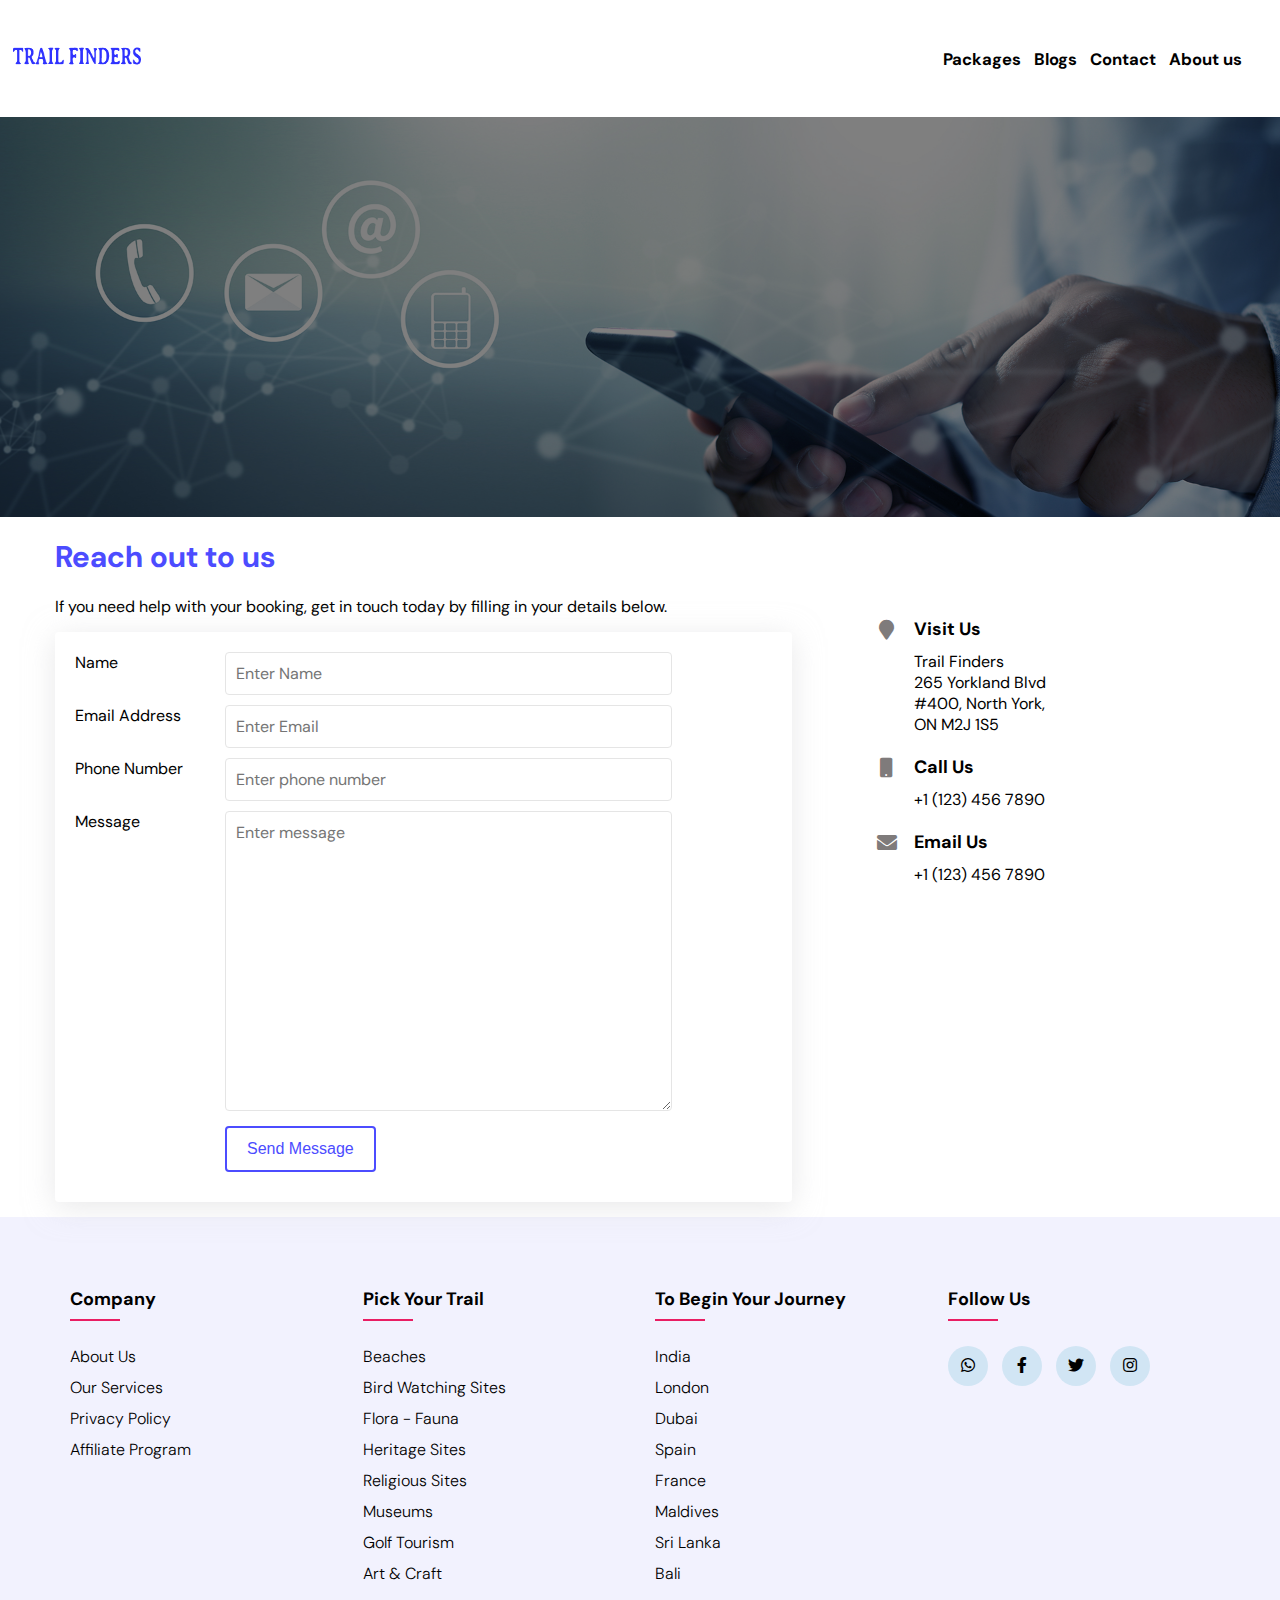
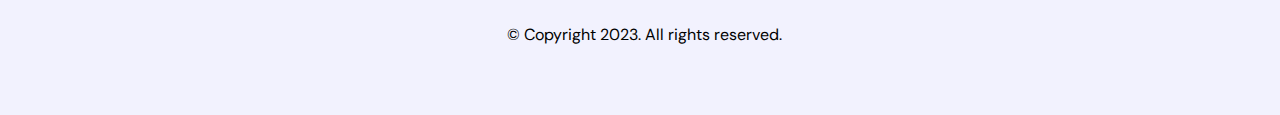
<file: contact.html>
<!DOCTYPE html>
<html lang="en">
<head>
    <meta charset="UTF-8">
    <meta name="viewport" content="width=device-width, initial-scale=1.0">
    <title>Contact Us | Trail Finders</title>
    <link rel="stylesheet" href="style.css">
    <link rel="stylesheet" href="contact.css">
    <link rel="icon" type="image/x-icon" href="/images/favicon.ico">
    <link rel="stylesheet" href="https://cdnjs.cloudflare.com/ajax/libs/font-awesome/4.7.0/css/font-awesome.min.css">
    <link rel="stylesheet" type="text/css" href="https://cdnjs.cloudflare.com/ajax/libs/font-awesome/5.15.1/css/all.min.css">
</head>
<body>
    <header class="header">
        <div class="logo">
            <a href="./index.html">
                <img src="img/b89eb14a3d9143b8b853ac73357b974e (3).png" alt="Logo here!">
            </a>
        </div>
        <nav>
            <ul>
                <li><a href="./packageDetails.html">Packages</a></li>
                <li><a href="./blogs.html">Blogs</a></li>
                <li><a href="./contact.html">Contact</a></li>
                <li><a href="./html/aboutus.html">About us</a></li>
            </ul>
        </nav>
    </header>

    <main id="contact-page">
        <div class="banner-image">
            <div class="overlay"></div>
        </div>

        <section class="container">
            <h1 class="sub-heading">Reach out to us</h1>
            <p>If you need help with your booking, get in touch today by filling in your details below.</p>

            <div class="row">
                
                <div class="column-8">
                   
                    <div class="form-container">
                        <form action="javascript:;" method="post">
                            <div class="form-field-wrapper">
                                <label class="form-label" for="name">Name</label>
                                <input class="form-field" placeholder="Enter Name" value="" type="text" name="first-name">
                            </div>
                            <div class="form-field-wrapper">
                                <label class="form-label" for="email">Email Address</label>
                                <input class="form-field" placeholder="Enter Email" value="" type="text" name="email">
                            </div>
                            <div class="form-field-wrapper">
                                <label class="form-label" for="phnumber">Phone Number</label>
                                <input class="form-field" placeholder="Enter phone number" value="" type="text" name="phnumber">
                            </div>
                            
                            <div class="form-field-wrapper">
                                <label class="form-label" for="message">Message</label>
                                <textarea class="form-field" placeholder="Enter message" name="message"></textarea>
                            </div>
                    
                            <div class="form-field-wrapper">
                                <input class="form-btn" type="submit" value="Send Message">
                            </div>
                        </form>
                    </div>
                </div>

                <div class="column-4">
                    <div class="row">
                        <div class="module icon-card">
                            <div class="icon-card-icon">
                                <i class="fa fa-map-marker"></i>
                            </div>
                            <div class="icon-card-title-caption">
                                <h6 class="icon-card-title h6">Visit Us </h6>
                                <div class="icon-card-caption body">
                                    <p>
                                        <a class="address-icon" title="Address" href="https://www.google.com/maps/place/Lambton+College+In+Toronto/@43.7732535,-79.3386891,17z/data=!3m1!4b1!4m6!3m5!1s0x89d4d3bca1a3f78f:0x815365ed6c3b957e!8m2!3d43.7732497!4d-79.3361142!16s%2Fg%2F11s0fcxlnd?entry=ttu" target="_blank" rel="noopener noreferrer"> 
                                            Trail Finders<br>265 Yorkland Blvd <br>#400, North York,<br> ON M2J 1S5
                                        </a>
                                    </p>
                                </div>
                            </div>
                        </div>
                    </div>
                    <div class="row">
                        <div class="module icon-card">
                            <div class="icon-card-icon">
                                <i class="fa fa-mobile-phone icon"> </i>
                            </div>
                                <div class="icon-card-title-caption">
                                    <h6 class="icon-card-title h6">Call Us </h6>
                                    <div class="icon-card-caption body">
                                        <p><a class="call-icon" title="call" href="tel:+11234567890"> +1 (123) 456 7890 </a></p>
                                    </div>
                                </div>
                            </div>
                    </div>
                    <div class="row">
                        <div class="module icon-card">
                            <div class="icon-card-icon">
                                <i class="fa fa-envelope icon icon-email"> </i>
                            </div>
                                <div class="icon-card-title-caption">
                                    <h6 class="icon-card-title h6">Email Us </h6>
                                    <div class="icon-card-caption body">
                                        <p><a class="call-icon" title="call" href="mailto:contact@trailfinders.com"> +1 (123) 456 7890 </a></p>
                                    </div>
                                </div>
                            </div>
                        </div>
                </div>
                
            </div>
        </section>
    </main>

     <!--footer starts here-->
     <footer class="footer">
        <div class="container">
            <div class="row">
                <!--company information-->
                <div class="footer-col">
                    <h4>company</h4>
                    <ul class="footer-ordered-list">
                        <li class="footer-ordered-list"><a href="./html/aboutus.html">about us</a></li>
                        <li class="footer-ordered-list"><a href="#">our services</a></li>
                        <li class="footer-ordered-list"><a href="#">privacy policy</a></li>
                        <li class="footer-ordered-list"><a href="#">affiliate program</a></li>
                    </ul>
                </div>
                <!--company pick yout trail information-->
                <div class="footer-col">
                    <h4>Pick Your Trail</h4>
                    <ul class="footer-ordered-list">
                        <li class="footer-ordered-list"><a href="#">Beaches</a></li>
                        <li class="footer-ordered-list"><a href="#">Bird Watching Sites</a></li>
                        <li class="footer-ordered-list"><a href="#">Flora - Fauna</a></li>
                        <li class="footer-ordered-list"><a href="#">Heritage Sites</a></li>
                        <li class="footer-ordered-list"><a href="#">Religious Sites</a></li>
                        <li class="footer-ordered-list"><a href="#">Museums</a></li>
                        <li class="footer-ordered-list"><a href="#">Golf Tourism</a></li>
                        <li class="footer-ordered-list"><a href="#">Art & Craft</a></li>
                    </ul>
                </div>
                <!--journey/tour information-->
                <div class="footer-col">
                    <h4>To Begin Your Journey</h4>
                    <ul class="footer-ordered-list">
                        <li class="footer-ordered-list"><a href="#">India</a></li>
                        <li class="footer-ordered-list"><a href="#">London</a></li>
                        <li class="footer-ordered-list"><a href="#">Dubai</a></li>
                        <li class="footer-ordered-list"><a href="#">Spain</a></li>
                        <li class="footer-ordered-list"><a href="#">France</a></li>
                        <li class="footer-ordered-list"><a href="#">Maldives</a></li>
                        <li class="footer-ordered-list"><a href="#">Sri Lanka</a></li>
                        <li class="footer-ordered-list"><a href="#">Bali</a></li>
                    </ul>
                </div>
                <!--social media links-->
                <div class="footer-col">
                    <h4>follow us</h4>
                    <div class="social-links">
                        <a href="https://www.whatsapp.com/"><i class="fab fa-whatsapp"></i></a>
                        <a href="https://www.facebook.com/"><i class="fab fa-facebook-f"></i></a>
                        <a href="https://www.twitter.com/"><i class="fab fa-twitter"></i></a>
                        <a href="https://www.instagram.com/"><i class="fab fa-instagram"></i></a>
                    </div>
                </div>
            </div>
            <!--footer copyright-->
            <div class="footer-copyright">
                <p>&copy; Copyright 2023. All rights reserved.</p>
            </div>
        </div>
    </footer>
</body>
</file>
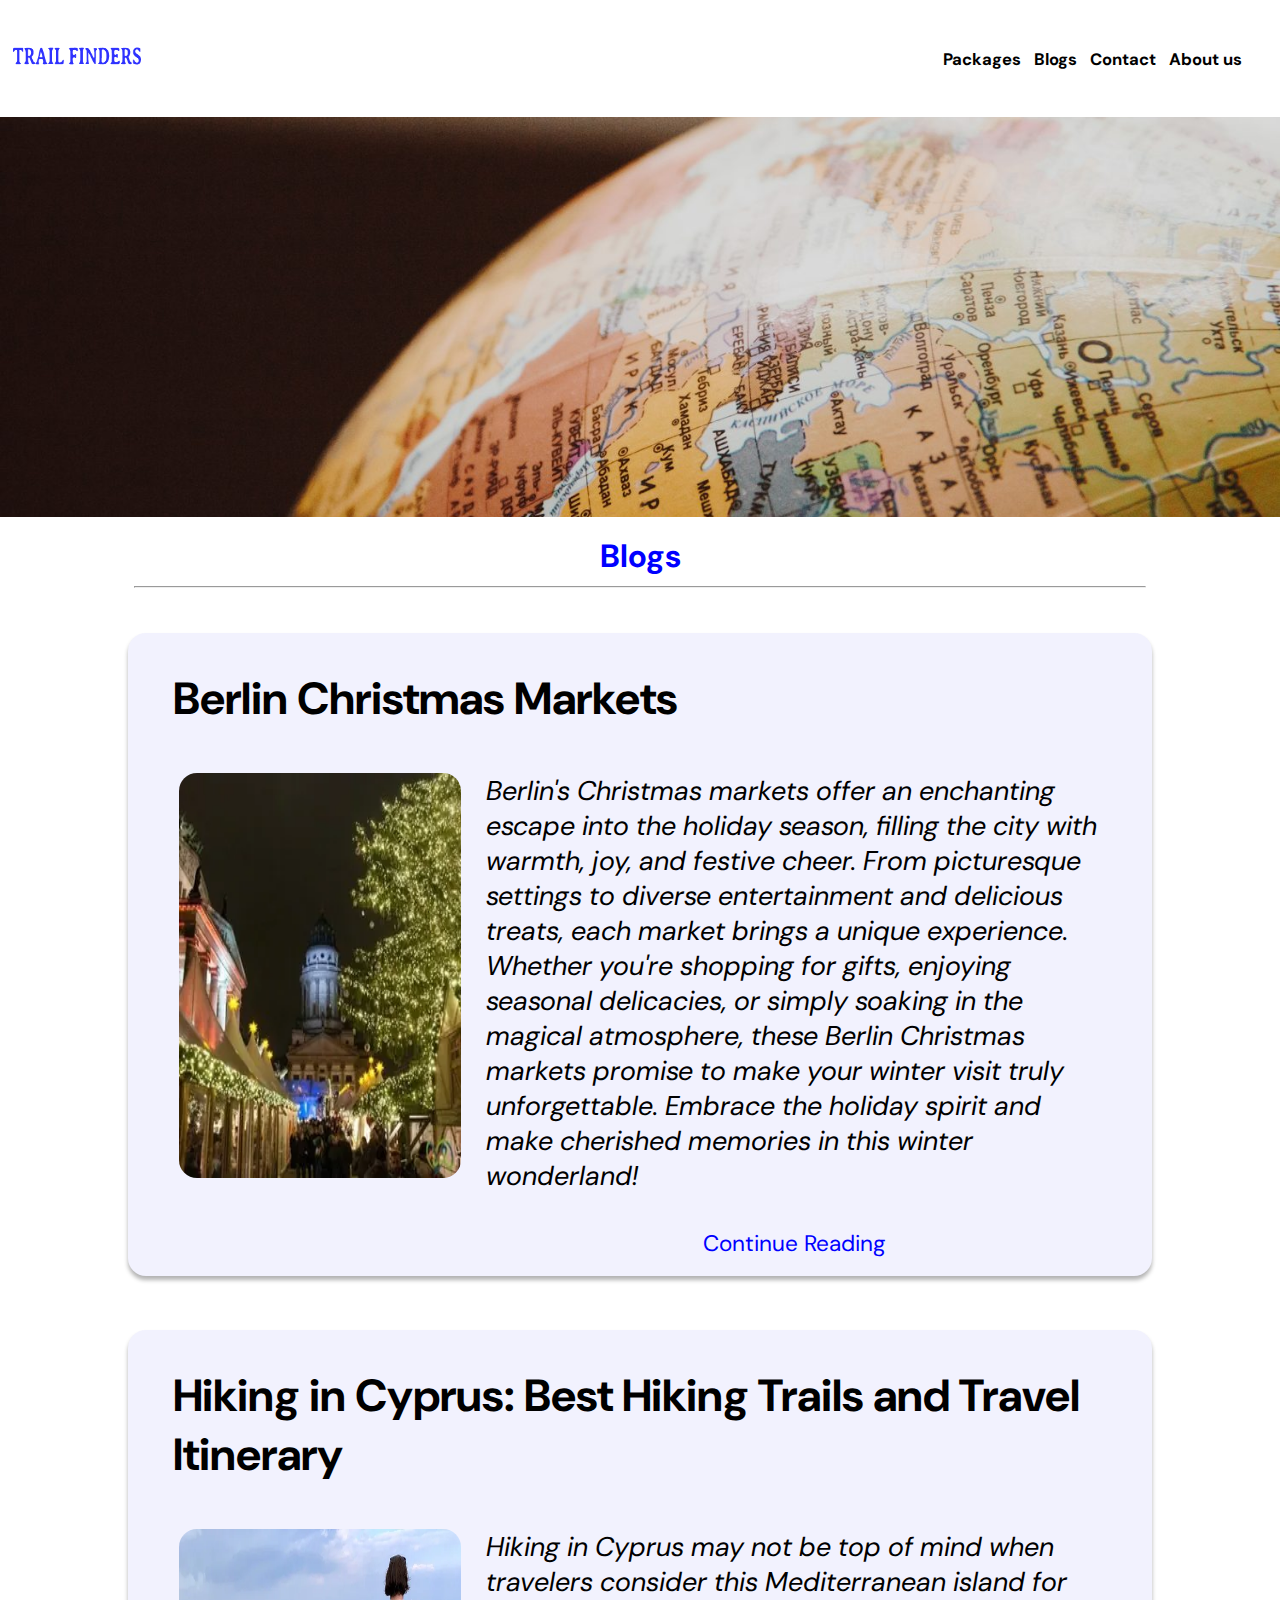
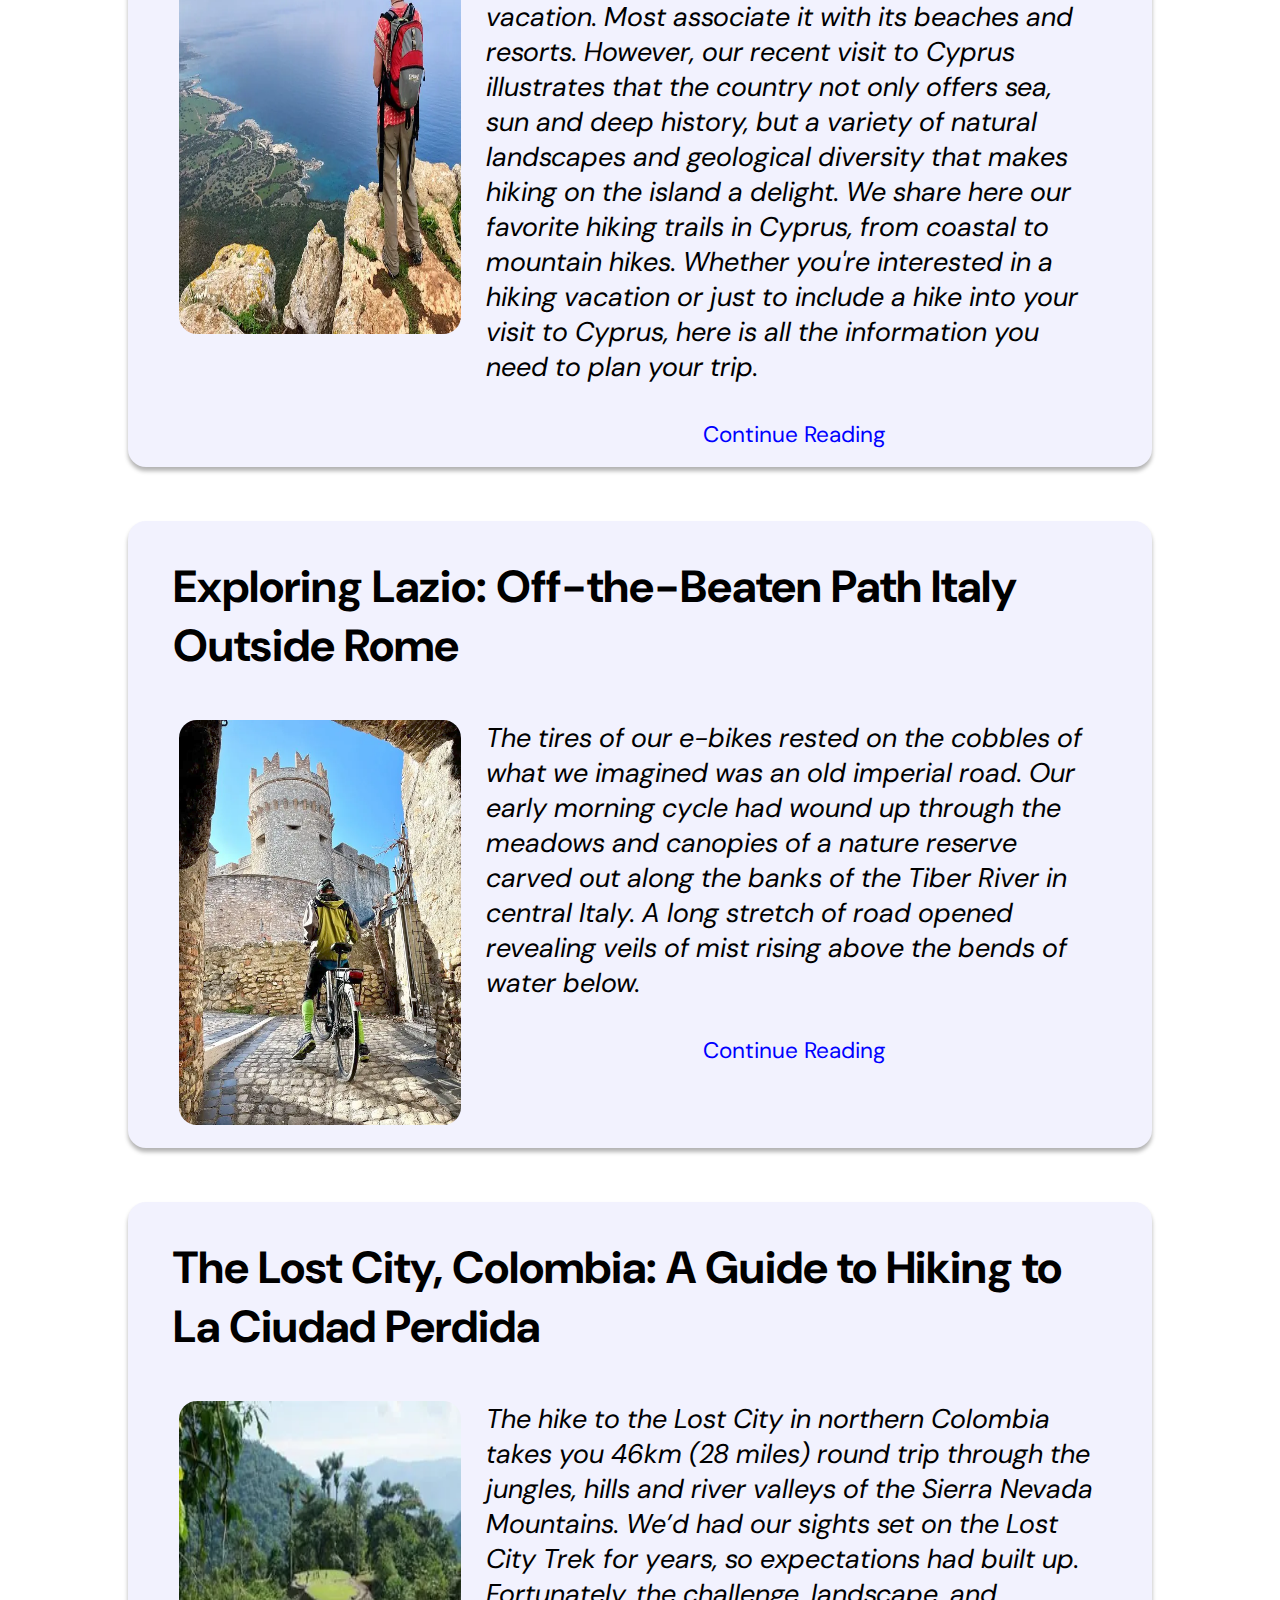
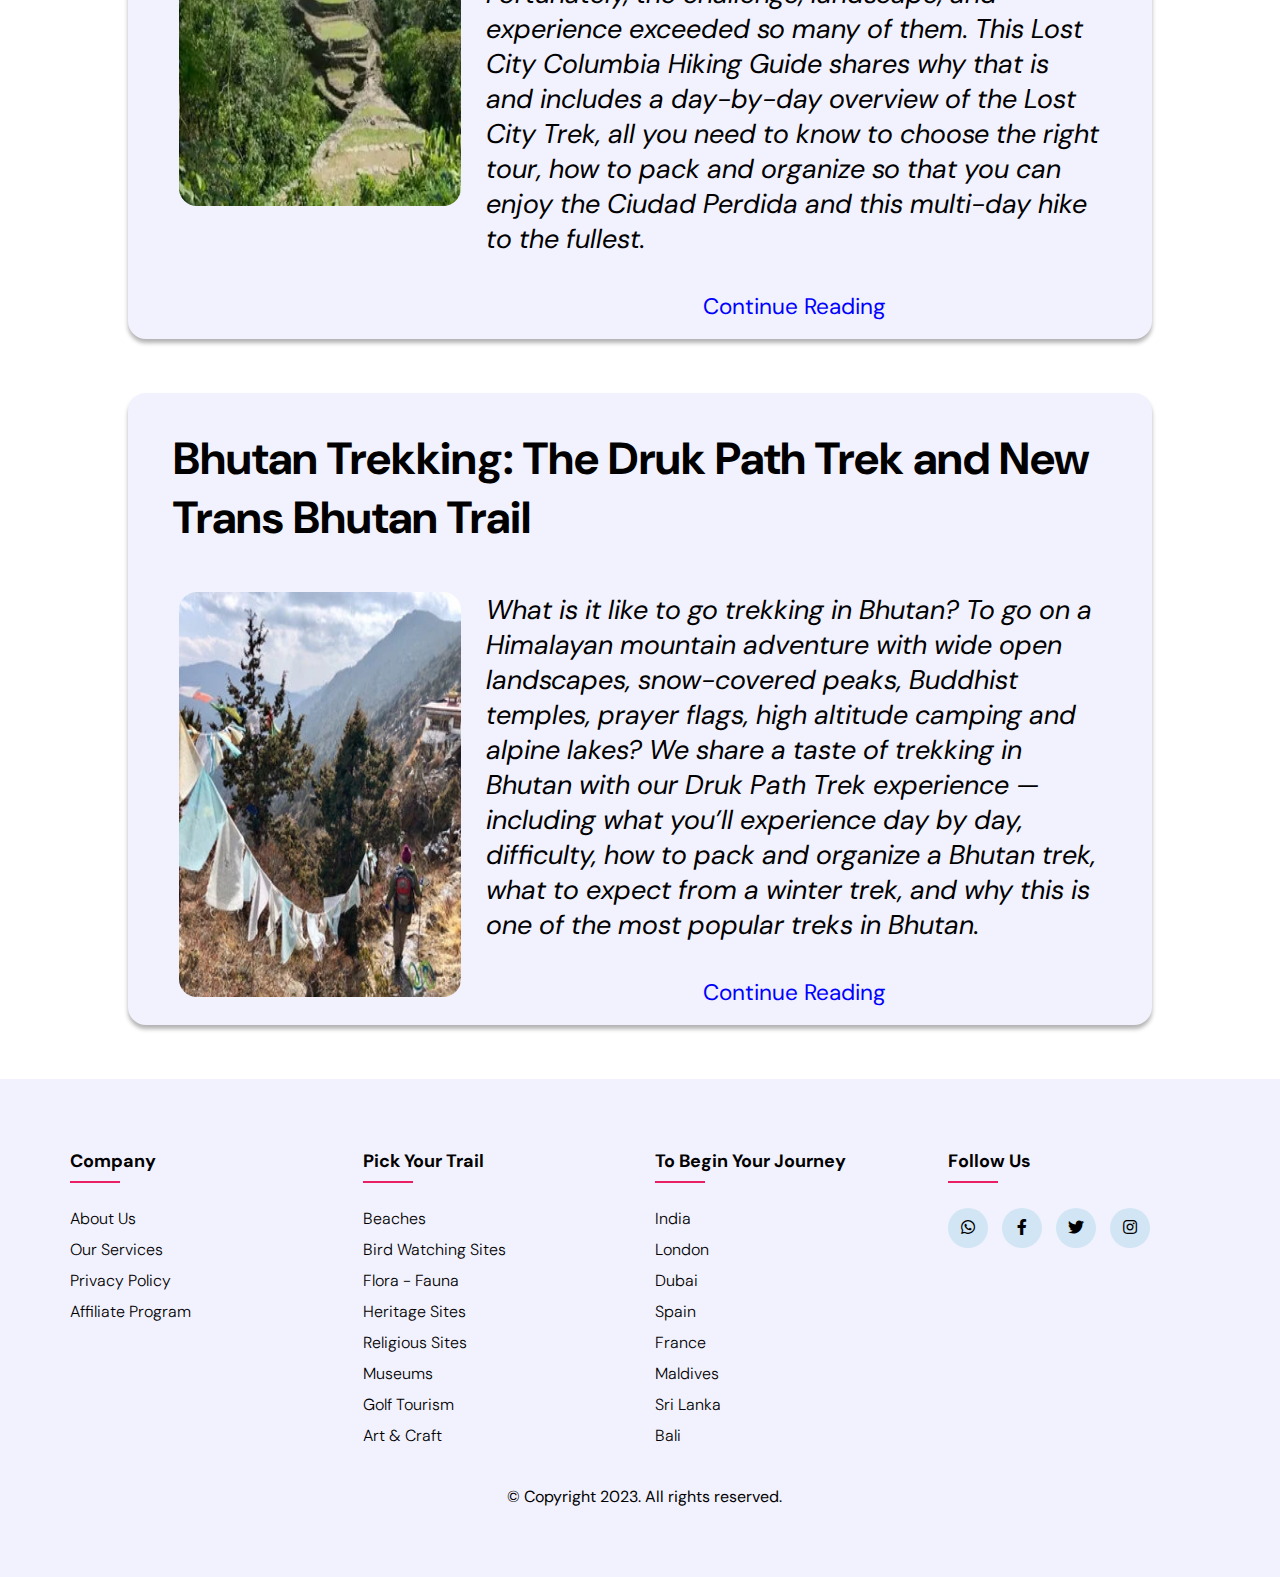
<file: html/blogs.html>
<!-- Author: Sagar Gangani (c0894464)-->
<!DOCTYPE html>
<html lang="en">

<head>
    <meta charset="UTF-8">
    <meta name="viewport" content="width=device-width, initial-scale=1.0">
    <!--title of the website-->
    <title>Blogs | Trail Finders</title>
    <!--stylesheets and font import link-->
    <link rel="stylesheet" href="../css/blogs.css">
    <link rel="stylesheet" href="../css/style.css">
    <link rel="icon" type="image/png" sizes="32x32" href="../img/favicon-32x32.png">
    <link rel="icon" type="image/png" sizes="16x16" href="../img/favicon-16x16.png">
    <!--favicon-->
    <link rel="stylesheet" href="https://cdnjs.cloudflare.com/ajax/libs/font-awesome/4.7.0/css/font-awesome.min.css">
    <link rel="stylesheet" type="text/css"
        href="https://cdnjs.cloudflare.com/ajax/libs/font-awesome/5.15.1/css/all.min.css">
</head>

<body>
    <!--header of the website-->
    <header class="header">
        <div class="logo">
            <a href="../html/index.html">
                <img src="../img/b89eb14a3d9143b8b853ac73357b974e (3).png" alt="Logo here!">
            </a>
        </div>
        <!--navigation of the website-->
        <nav>
            <ul>
                <li><a href="../html/packages.html">Packages</a></li>
                <li><a href="../html/blogs.html">Blogs</a></li>
                <li><a href="../html/contact.html">Contact</a></li>
                <li><a href="../html/aboutus.html">About us</a></li>
            </ul>
        </nav>
    </header>
    <main>
        <div class="banner-image">
            <div class="overlay"></div>
        </div>

        <h1 style="text-align: center; color: blue; margin-top: 2vh;">Blogs</h1>
        <hr style="margin-bottom: 1vh; margin-top: 1vh; width: 79vw; color: blue;" class="container">
        <article class="article">
            <header>
                <h2>Berlin Christmas Markets</h2>
            </header>
            <div class="article_part">

                <div class="article_part">
                    <div class="article_img">
                        <!-- blog's img  -->
                        <img src="../img/blog-1.webp" alt="">
                    </div>
                    <div class="article_content">
                        <!-- a particular article's content  -->
                        Berlin's Christmas markets offer an enchanting escape into the holiday season, filling the city
                        with
                        warmth,
                        joy, and festive cheer. From picturesque settings to diverse entertainment and delicious treats,
                        each
                        market
                        brings a unique experience. Whether you're shopping for gifts, enjoying seasonal delicacies, or
                        simply
                        soaking in the magical atmosphere, these Berlin Christmas markets promise to make your winter
                        visit
                        truly
                        unforgettable. Embrace the holiday spirit and make cherished memories in this winter wonderland!
                        <div class="continue_reading">
                            <a href="#">Continue Reading</a>
                        </div>
                    </div>

                </div>
        </article>
        <article class="article">
            <header>
                <h2>Hiking in Cyprus: Best Hiking Trails and Travel Itinerary</h2>
            </header>
            <div class="article_part">

                <div class="article_img">
                    <img src="../img/blog-2.webp" alt="">
                </div>
                <div class="article_content">
                    Hiking in Cyprus may not be top of mind when travelers consider this Mediterranean island for
                    vacation.
                    Most associate it with its beaches and resorts. However, our recent visit to Cyprus illustrates that
                    the
                    country not only offers sea, sun and deep history, but a variety of natural landscapes and
                    geological
                    diversity that makes hiking on the island a delight.

                    We share here our favorite hiking trails in Cyprus, from coastal to mountain hikes. Whether you're
                    interested in a hiking vacation or just to include a hike into your visit to Cyprus, here is all the
                    information you need to plan your trip.
                    <div class="continue_reading">
                        <a href="#">Continue Reading</a>
                    </div>
                </div>

            </div>
        </article>
        <article class="article">
            <header>
                <h2>Exploring Lazio: Off-the-Beaten Path Italy Outside Rome</h2>
            </header>
            <div class="article_part">

                <div class="article_img">
                    <img src="../img/blog-3.webp" alt="">
                </div>
                <div class="article_content">
                    The tires of our e-bikes rested on the cobbles of what we imagined was an old imperial road. Our
                    early
                    morning cycle had wound up through the meadows and canopies of a nature reserve carved out along the
                    banks of the Tiber River in central Italy. A long stretch of road opened revealing veils of mist
                    rising
                    above the bends of water below.
                    <div class="continue_reading">
                        <a href="#">Continue Reading</a>
                    </div>
                </div>

            </div>
        </article>
        <article class="article">
            <header>
                <h2>The Lost City, Colombia: A Guide to Hiking to La Ciudad Perdida</h2>
            </header>
            <div class="article_part">

                <div class="article_img">
                    <img src="../img/blog-4.webp" alt="">
                </div>
                <div class="article_content">
                    The hike to the Lost City in northern Colombia takes you 46km (28 miles) round trip through the
                    jungles,
                    hills and river valleys of the Sierra Nevada Mountains. We’d had our sights set on the Lost City
                    Trek
                    for years, so expectations had built up. Fortunately, the challenge, landscape, and experience
                    exceeded
                    so many of them.

                    This Lost City Columbia Hiking Guide shares why that is and includes a day-by-day overview of the
                    Lost
                    City Trek, all you need to know to choose the right tour, how to pack and organize so that you can
                    enjoy
                    the Ciudad Perdida and this multi-day hike to the fullest.
                    <div class="continue_reading">
                        <a href="#">Continue Reading</a>
                    </div>
                </div>

            </div>
        </article>
        <article class="article">
            <header>
                <h2>Bhutan Trekking: The Druk Path Trek and New Trans Bhutan Trail</h2>
            </header>
            <div class="article_part">

                <div class="article_img">
                    <img src="../img/blog-5.webp" alt="">
                </div>
                <div class="article_content">
                    What is it like to go trekking in Bhutan? To go on a Himalayan mountain adventure with wide open
                    landscapes, snow-covered peaks, Buddhist temples, prayer flags, high altitude camping and alpine
                    lakes?
                    We share a taste of trekking in Bhutan with our Druk Path Trek experience — including what you’ll
                    experience day by day, difficulty, how to pack and organize a Bhutan trek, what to expect from a
                    winter
                    trek, and why this is one of the most popular treks in Bhutan.
                    <div class="continue_reading">
                        <a href="#">Continue Reading</a>
                    </div>
                </div>

            </div>
        </article>
    </main>

    <!--footer starts here-->
    <footer class="footer">
        <div class="container">
            <div class="row">
                <!--company information-->
                <div class="footer-col">
                    <h4>company</h4>
                    <ul class="footer-ordered-list">
                        <li class="footer-ordered-list"><a href="../html/aboutus.html">about us</a></li>
                        <li class="footer-ordered-list"><a href="#">our services</a></li>
                        <li class="footer-ordered-list"><a href="#">privacy policy</a></li>
                        <li class="footer-ordered-list"><a href="#">affiliate program</a></li>
                    </ul>
                </div>
                <!--company pick yout trail information-->
                <div class="footer-col">
                    <h4>Pick Your Trail</h4>
                    <ul class="footer-ordered-list">
                        <li class="footer-ordered-list"><a href="#">Beaches</a></li>
                        <li class="footer-ordered-list"><a href="#">Bird Watching Sites</a></li>
                        <li class="footer-ordered-list"><a href="#">Flora - Fauna</a></li>
                        <li class="footer-ordered-list"><a href="#">Heritage Sites</a></li>
                        <li class="footer-ordered-list"><a href="#">Religious Sites</a></li>
                        <li class="footer-ordered-list"><a href="#">Museums</a></li>
                        <li class="footer-ordered-list"><a href="#">Golf Tourism</a></li>
                        <li class="footer-ordered-list"><a href="#">Art & Craft</a></li>
                    </ul>
                </div>
                <!--journey/tour information-->
                <div class="footer-col">
                    <h4>To Begin Your Journey</h4>
                    <ul class="footer-ordered-list">
                        <li class="footer-ordered-list"><a href="#">India</a></li>
                        <li class="footer-ordered-list"><a href="#">London</a></li>
                        <li class="footer-ordered-list"><a href="#">Dubai</a></li>
                        <li class="footer-ordered-list"><a href="#">Spain</a></li>
                        <li class="footer-ordered-list"><a href="#">France</a></li>
                        <li class="footer-ordered-list"><a href="#">Maldives</a></li>
                        <li class="footer-ordered-list"><a href="#">Sri Lanka</a></li>
                        <li class="footer-ordered-list"><a href="#">Bali</a></li>
                    </ul>
                </div>
                <!--social media links-->
                <div class="footer-col">
                    <h4>follow us</h4>
                    <div class="social-links">
                        <a href="https://www.whatsapp.com/"><i class="fab fa-whatsapp"></i></a>
                        <a href="https://www.facebook.com/"><i class="fab fa-facebook-f"></i></a>
                        <a href="https://www.twitter.com/"><i class="fab fa-twitter"></i></a>
                        <a href="https://www.instagram.com/"><i class="fab fa-instagram"></i></a>
                    </div>
                </div>
            </div>
            <!--footer copyright-->
            <div class="footer-copyright">
                <p>&copy; Copyright 2023. All rights reserved.</p>
            </div>
        </div>
    </footer>
</body>

</html>
</file>
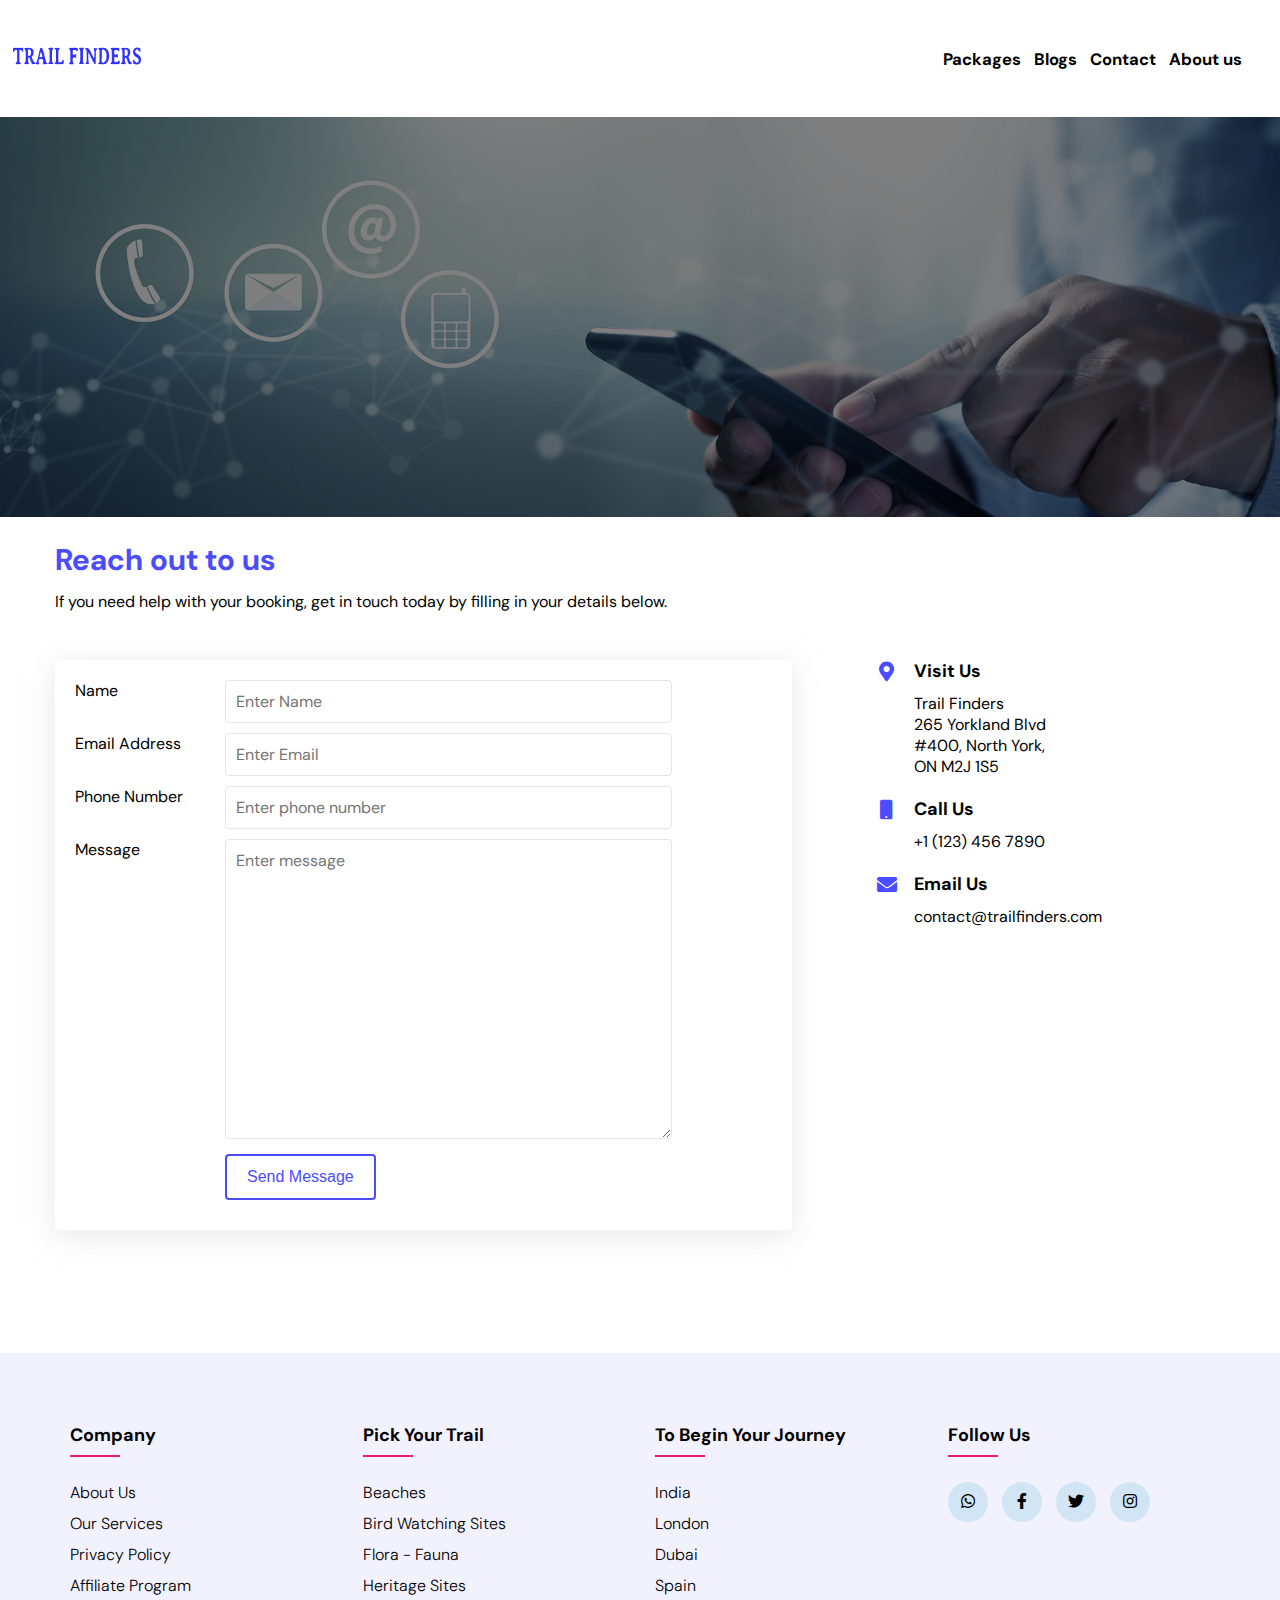
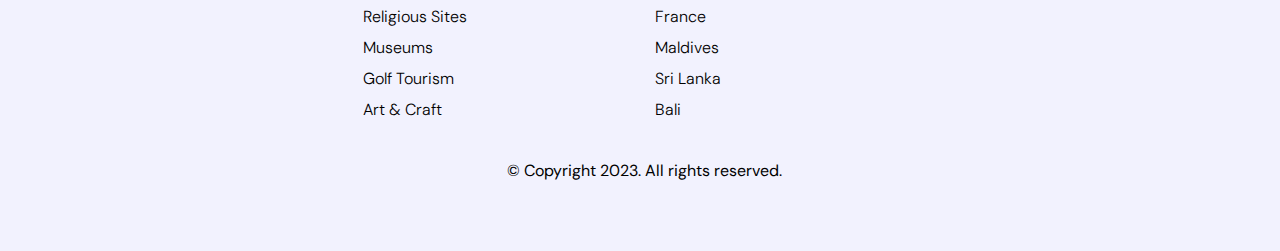
<file: html/contact.html>
<!-- Author: Swatiben Pawar (C0893717) Date: 4th Aug, 2023 at 05:22pm -->
<!DOCTYPE html>
<html lang="en">

<head>
    <meta charset="UTF-8">
    <meta name="viewport" content="width=device-width, initial-scale=1.0">
    <!--title of the website-->
    <title>Contact Us | Trail Finders</title>
    <link rel="stylesheet" href="../css/style.css">
    <link rel="stylesheet" href="../css/contact.css">
    <!-- <link rel="icon" type="image/x-icon" href="../img/favicon.ico"> -->
    <link rel="stylesheet" href="https://cdnjs.cloudflare.com/ajax/libs/font-awesome/4.7.0/css/font-awesome.min.css">
    <link rel="stylesheet" type="text/css"
        href="https://cdnjs.cloudflare.com/ajax/libs/font-awesome/5.15.1/css/all.min.css">
    <!--favicon-->
    <link rel="icon" type="image/png" sizes="32x32" href="../img/favicon-32x32.png">
    <link rel="icon" type="image/png" sizes="16x16" href="../img/favicon-16x16.png">
</head>

<body>
    <!-- Header starts here -->
    <header class="header">
        <div class="logo">
            <a href="../html/index.html">
                <img src="../img/b89eb14a3d9143b8b853ac73357b974e (3).png" alt="Logo here!">
            </a>
        </div>
        <nav>
            <ul>
                <li><a href="../html/packages.html">Packages</a></li>
                <li><a href="../html/blogs.html">Blogs</a></li>
                <li><a href="../html/contact.html">Contact</a></li>
                <li><a href="../html/aboutus.html">About us</a></li>
            </ul>
        </nav>
    </header>

    <!-- Main content of the contact page -->
    <main id="contact-page">
        <!-- Banner image -->
        <div class="banner-image">
            <!-- Overlay to give faded effect -->
            <div class="overlay"></div>
        </div>

        <!-- Contact us section starts here -->
        <section class="container">
            <h1 class="sub-heading">Reach out to us</h1>
            <p>If you need help with your booking, get in touch today by filling in your details below.</p>

            <!-- Two column layout  -->
            <div class="row">

                <!-- first column for contact us form -->
                <div class="column-8">

                    <div class="form-container">
                        <form action="javascript:;" method="post">
                            <div class="form-field-wrapper">
                                <label class="form-label" for="name">Name</label>
                                <input class="form-field" placeholder="Enter Name" value="" type="text"
                                    name="first-name">
                            </div>
                            <div class="form-field-wrapper">
                                <label class="form-label" for="email">Email Address</label>
                                <input class="form-field" placeholder="Enter Email" value="" type="text" name="email">
                            </div>
                            <div class="form-field-wrapper">
                                <label class="form-label" for="phnumber">Phone Number</label>
                                <input class="form-field" placeholder="Enter phone number" value="" type="text"
                                    name="phnumber">
                            </div>

                            <div class="form-field-wrapper">
                                <label class="form-label" for="message">Message</label>
                                <textarea class="form-field" placeholder="Enter message" name="message"></textarea>
                            </div>

                            <div class="form-field-wrapper">
                                <input class="form-btn" type="submit" value="Send Message">
                            </div>
                        </form>
                    </div>
                </div>

                <!-- second column for contact us options -->
                <div class="column-4">
                    <div class="row">
                        <div class="module icon-card">
                            <div class="icon-card-icon">
                                <!-- <i class="fa fa-map-marker"></i> -->
                                <i class="fas fa-map-marker-alt" style="color: #4c4cff;"></i>
                            </div>
                            <div class="icon-card-title-caption">
                                <h6 class="icon-card-title h6">Visit Us </h6>
                                <div class="icon-card-caption body">
                                    <p>
                                        <a class="address-icon" title="Address"
                                            href="https://www.google.com/maps/place/Lambton+College+In+Toronto/@43.7732535,-79.3386891,17z/data=!3m1!4b1!4m6!3m5!1s0x89d4d3bca1a3f78f:0x815365ed6c3b957e!8m2!3d43.7732497!4d-79.3361142!16s%2Fg%2F11s0fcxlnd?entry=ttu"
                                            target="_blank" rel="noopener noreferrer">
                                            Trail Finders<br>265 Yorkland Blvd <br>#400, North York,<br> ON M2J 1S5
                                        </a>
                                    </p>
                                </div>
                            </div>
                        </div>
                    </div>
                    <div class="row">
                        <div class="module icon-card">
                            <div class="icon-card-icon">
                                <!-- <i class="fa fa-mobile-phone icon"> </i> -->
                                <i class="fas fa-mobile" style="color: #4c4cff;"></i>
                            </div>
                            <div class="icon-card-title-caption">
                                <h6 class="icon-card-title h6">Call Us </h6>
                                <div class="icon-card-caption body">
                                    <p><a class="call-icon" title="call" href="tel:+11234567890"> +1 (123) 456 7890 </a>
                                    </p>
                                </div>
                            </div>
                        </div>
                    </div>
                    <div class="row">
                        <div class="module icon-card">
                            <div class="icon-card-icon">
                                <!-- <i class="fa fa-envelope icon icon-email"> </i> -->
                                <i class="fas fa-envelope" style="color: #4c4cff;"></i>
                            </div>
                            <div class="icon-card-title-caption">
                                <h6 class="icon-card-title h6">Email Us </h6>
                                <div class="icon-card-caption body">
                                    <p><a class="call-icon" title="call" href="mailto:contact@trailfinders.com">
                                            contact@trailfinders.com </a></p>
                                </div>
                            </div>
                        </div>
                    </div>
                </div>

            </div>
        </section>
    </main>

    <!--footer starts here-->
    <footer class="footer">
        <div class="container">
            <div class="row">
                <!--company information-->
                <div class="footer-col">
                    <h4>company</h4>
                    <ul class="footer-ordered-list">
                        <li class="footer-ordered-list"><a href="../html/aboutus.html">about us</a></li>
                        <li class="footer-ordered-list"><a href="#">our services</a></li>
                        <li class="footer-ordered-list"><a href="#">privacy policy</a></li>
                        <li class="footer-ordered-list"><a href="#">affiliate program</a></li>
                    </ul>
                </div>
                <!--company pick yout trail information-->
                <div class="footer-col">
                    <h4>Pick Your Trail</h4>
                    <ul class="footer-ordered-list">
                        <li class="footer-ordered-list"><a href="#">Beaches</a></li>
                        <li class="footer-ordered-list"><a href="#">Bird Watching Sites</a></li>
                        <li class="footer-ordered-list"><a href="#">Flora - Fauna</a></li>
                        <li class="footer-ordered-list"><a href="#">Heritage Sites</a></li>
                        <li class="footer-ordered-list"><a href="#">Religious Sites</a></li>
                        <li class="footer-ordered-list"><a href="#">Museums</a></li>
                        <li class="footer-ordered-list"><a href="#">Golf Tourism</a></li>
                        <li class="footer-ordered-list"><a href="#">Art & Craft</a></li>
                    </ul>
                </div>
                <!--journey/tour information-->
                <div class="footer-col">
                    <h4>To Begin Your Journey</h4>
                    <ul class="footer-ordered-list">
                        <li class="footer-ordered-list"><a href="#">India</a></li>
                        <li class="footer-ordered-list"><a href="#">London</a></li>
                        <li class="footer-ordered-list"><a href="#">Dubai</a></li>
                        <li class="footer-ordered-list"><a href="#">Spain</a></li>
                        <li class="footer-ordered-list"><a href="#">France</a></li>
                        <li class="footer-ordered-list"><a href="#">Maldives</a></li>
                        <li class="footer-ordered-list"><a href="#">Sri Lanka</a></li>
                        <li class="footer-ordered-list"><a href="#">Bali</a></li>
                    </ul>
                </div>
                <!--social media links-->
                <div class="footer-col">
                    <h4>follow us</h4>
                    <div class="social-links">
                        <a href="https://www.whatsapp.com/"><i class="fab fa-whatsapp"></i></a>
                        <a href="https://www.facebook.com/"><i class="fab fa-facebook-f"></i></a>
                        <a href="https://www.twitter.com/"><i class="fab fa-twitter"></i></a>
                        <a href="https://www.instagram.com/"><i class="fab fa-instagram"></i></a>
                    </div>
                </div>
            </div>
            <!--footer copyright-->
            <div class="footer-copyright">
                <p>&copy; Copyright 2023. All rights reserved.</p>
            </div>
        </div>
    </footer>
</body>
</file>
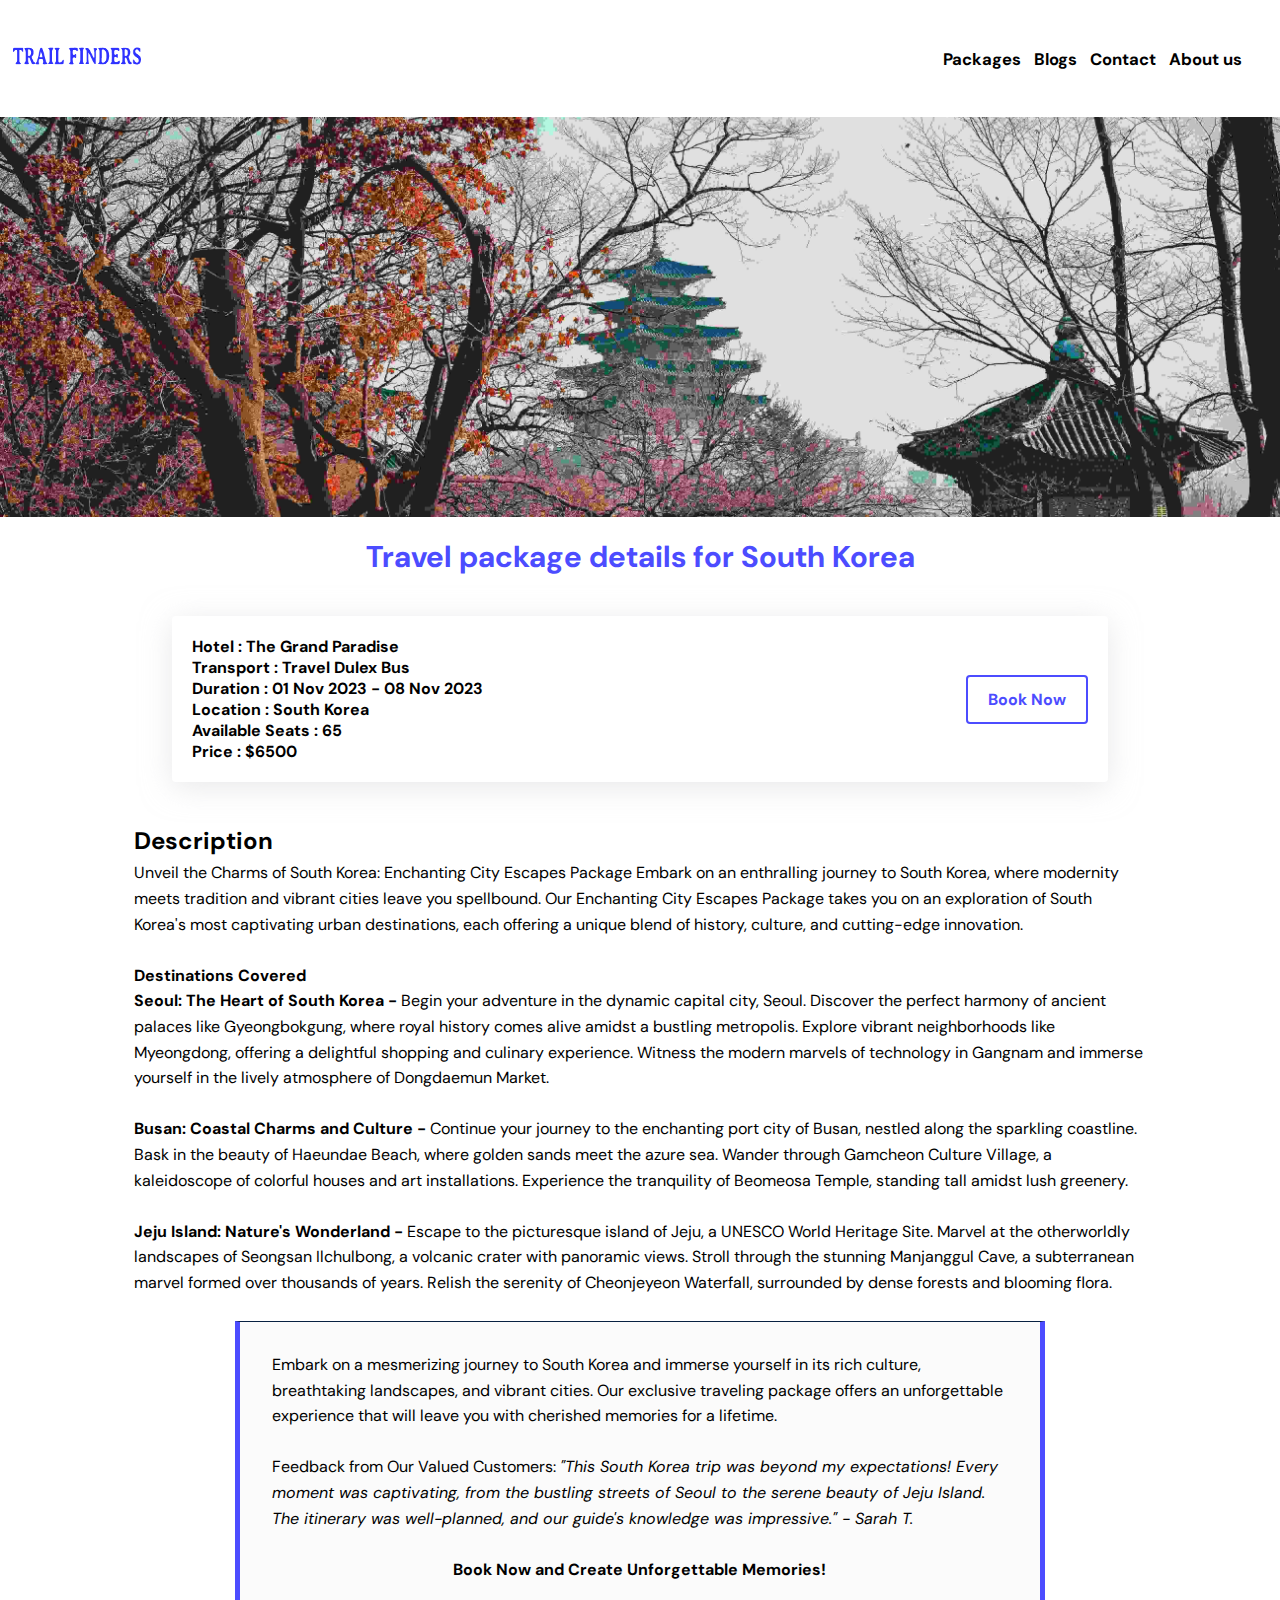
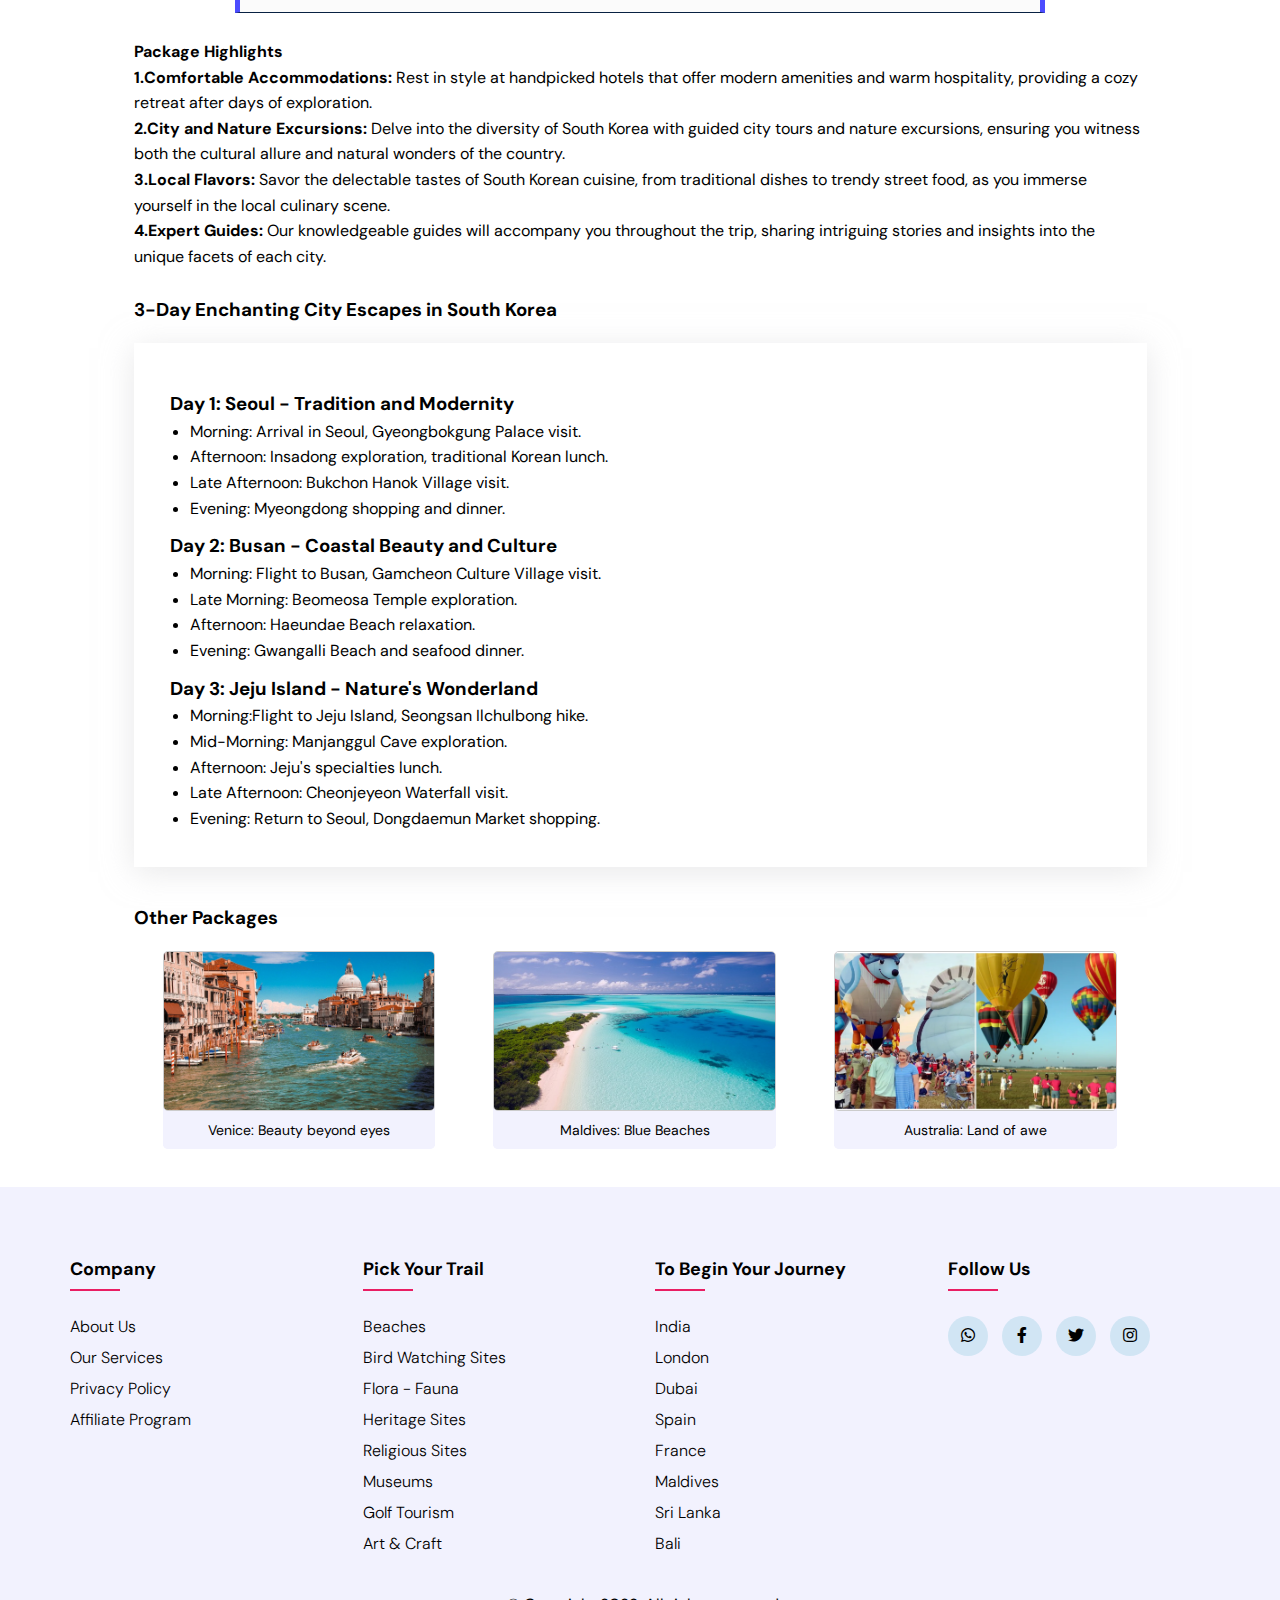
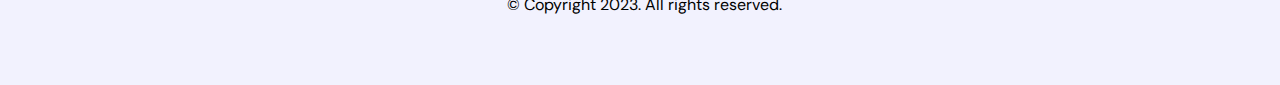
<file: html/packageDetails.html>
<!-- Author: Sagar Gangani (c0894464)-->
<!DOCTYPE html>
<html lang="en">

<head>
    <meta charset="UTF-8">
    <meta name="viewport" content="width=device-width, initial-scale=1.0">
    <!--title of the website-->
    <title>Package Detail | Trail Finders</title>
    <link rel="icon" type="image/x-icon" href="/images/favicon.ico">
    <link rel="stylesheet" href="../css/style.css">
    <link rel="stylesheet" href="../css/packagestyle.css">
    <link rel="stylesheet" href="https://cdnjs.cloudflare.com/ajax/libs/font-awesome/4.7.0/css/font-awesome.min.css">
    <link rel="stylesheet" type="text/css"
        href="https://cdnjs.cloudflare.com/ajax/libs/font-awesome/5.15.1/css/all.min.css">
    <!--favicon-->
    <link rel="icon" type="image/png" sizes="32x32" href="../img/favicon-32x32.png">
    <link rel="icon" type="image/png" sizes="16x16" href="../img/favicon-16x16.png">
</head>

<body>
    <header class="header">
        <div class="logo">
            <a href="../html/index.html">
                <img src="../img/b89eb14a3d9143b8b853ac73357b974e (3).png" alt="Logo here!">
            </a>
        </div>
        <nav>
            <ul>
                <li><a href="../html/packages.html">Packages</a></li>
                <li><a href="../html/blogs.html">Blogs</a></li>
                <li><a href="../html/contact.html">Contact</a></li>
                <li><a href="../html/aboutus.html">About us</a></li>
            </ul>
        </nav>
    </header>


    <!--Main section-->
    <main>
        <!-- Banner image -->
        <div class="banner-image-package"> </div>

        <div class="container">
            <div>
                <h2 id="banner-package">Travel package details for South Korea</h2>
            </div>

            <!-- container for package information -->
            <div class="info-box">
                <p> Hotel : The Grand Paradise </p>
                <p> Transport : Travel Dulex Bus </p>
                <p> Duration : 01 Nov 2023 - 08 Nov 2023 </p>
                <p> Location : South Korea </p>
                <p> Available Seats : 65 </p>
                <p> Price : $6500 </p>
                <a href="../html/booking.html" class="book-button"> Book Now </a>
            </div>

            <!-- Description, destinations and package highlight covered along with 3 Day activity plan -->
            <div class="travel-days">
                <p>
                <h2 class="package-h2"> Description </h2>
                </p>
                <p>
                    Unveil the Charms of South Korea: Enchanting City Escapes Package
                    Embark on an enthralling journey to South Korea, where modernity meets tradition and vibrant cities
                    leave you spellbound.
                    Our Enchanting City Escapes Package takes you on an exploration of South Korea's most captivating
                    urban
                    destinations,
                    each offering a unique blend of history, culture, and cutting-edge innovation.
                    <br>
                    <br>

                    <b>Destinations Covered</b>
                <p> <b> Seoul: The Heart of South Korea - </b>
                    Begin your adventure in the dynamic capital city, Seoul.
                    Discover the perfect harmony of ancient palaces like Gyeongbokgung,
                    where royal history comes alive amidst a bustling metropolis.
                    Explore vibrant neighborhoods like Myeongdong, offering a delightful shopping and
                    culinary experience. Witness the modern marvels of technology in Gangnam and immerse yourself in the
                    lively atmosphere of Dongdaemun Market.
                </p> <br>

                <p> <b> Busan: Coastal Charms and Culture - </b>
                    Continue your journey to the enchanting port city of Busan, nestled along the sparkling coastline.
                    Bask in the beauty of Haeundae Beach, where golden sands meet the azure sea.
                    Wander through Gamcheon Culture Village, a kaleidoscope of colorful houses and art installations.
                    Experience the tranquility of Beomeosa Temple, standing tall amidst lush greenery.
                </p> <br>

                <p> <b> Jeju Island: Nature's Wonderland - </b>
                    Escape to the picturesque island of Jeju, a UNESCO World Heritage Site.
                    Marvel at the otherworldly landscapes of Seongsan Ilchulbong, a volcanic crater with panoramic
                    views.
                    Stroll through the stunning Manjanggul Cave, a subterranean marvel formed over thousands of years.
                    Relish the serenity of Cheonjeyeon Waterfall, surrounded by dense forests and blooming flora.
                </p> <br>

                <!-- container for travelling experience for user and feedback -->
                <div class="highlight">
                    <div class="highlight-content">
                        <p> Embark on a mesmerizing journey to South Korea and immerse yourself in its rich culture,
                            breathtaking landscapes, and vibrant cities. Our exclusive traveling package offers
                            an unforgettable experience that will leave you with cherished memories for a lifetime.
                        </p> <br>

                        <p>
                            Feedback from Our Valued Customers:
                            <i>
                                "This South Korea trip was beyond my expectations!
                                Every moment was captivating, from the bustling streets of Seoul to the serene beauty of
                                Jeju
                                Island.
                                The itinerary was well-planned, and our guide's knowledge was impressive."
                                - Sarah T.
                            </i>
                        </p> <br>

                        <p>
                            <b>
                                <div id="tagline"> Book Now and Create Unforgettable Memories! </div>
                            </b>
                        </p>
                    </div>
                </div>

                <br>
                <p> <b>Package Highlights</b> </p>
                <p> <b> 1.Comfortable Accommodations: </b>
                    Rest in style at handpicked hotels that offer modern
                    amenities and warm hospitality,
                    providing a cozy retreat after days of exploration.
                </p>

                <p> <b> 2.City and Nature Excursions: </b>
                    Delve into the diversity of South Korea with guided city tours and nature excursions,
                    ensuring you witness both the cultural allure and natural wonders of the country.
                </p>

                <p> <b> 3.Local Flavors: </b>
                    Savor the delectable tastes of South Korean cuisine,
                    from traditional dishes to trendy street food,
                    as you immerse yourself in the local culinary scene.
                </p>

                <p> <b> 4.Expert Guides: </b>
                    Our knowledgeable guides will accompany you throughout the trip,
                    sharing intriguing stories and insights into the unique facets of each city.
                </p> <br>

                <h3 class="main-h3">3-Day Enchanting City Escapes in South Korea</h3>
                <div id="package-container">
                    <div class="package-content">
                        <!-- <h3 class="main-h3">3-Day Enchanting City Escapes in South Korea</h3> -->
                        <h3 class="package-h3">Day 1: Seoul - Tradition and Modernity</h3>
                        <ul class="package-schedule">
                            <li>Morning: Arrival in Seoul, Gyeongbokgung Palace visit.</li>
                            <li>Afternoon: Insadong exploration, traditional Korean lunch.</li>
                            <li>Late Afternoon: Bukchon Hanok Village visit.</li>
                            <li>Evening: Myeongdong shopping and dinner.</li>
                        </ul>
                    </div>

                    <div class="package-content">
                        <h3 class="package-h3">Day 2: Busan - Coastal Beauty and Culture</h3>
                        <ul class="package-schedule">
                            <li>Morning: Flight to Busan, Gamcheon Culture Village visit.</li>
                            <li>Late Morning: Beomeosa Temple exploration.</li>
                            <li>Afternoon: Haeundae Beach relaxation.</li>
                            <li>Evening: Gwangalli Beach and seafood dinner.</li>
                        </ul>
                    </div>

                    <div class="package-content">
                        <h3 class="package-h3">Day 3: Jeju Island - Nature's Wonderland</h3>
                        <ul class="package-schedule">
                            <li>Morning:Flight to Jeju Island, Seongsan Ilchulbong hike.</li>
                            <li>Mid-Morning: Manjanggul Cave exploration.</li>
                            <li>Afternoon: Jeju's specialties lunch.</li>
                            <li>Late Afternoon: Cheonjeyeon Waterfall visit.</li>
                            <li>Evening: Return to Seoul, Dongdaemun Market shopping.</li>
                        </ul>
                    </div>
                </div>

                </p>
                <br>

                <!-- Other package options user can opt -->
                <p>
                <h3 class="package-h3"> Other Packages </h3>
                </p>
                <div class="activity-container">

                    <div class="day-activity">
                        <div class="gallery-package">
                            <a href="#">
                                <img src="../img/package_venice.jpg" alt="Venice">
                            </a>
                            <div class="desc-package"> Venice: Beauty beyond eyes </div>
                        </div>
                    </div>

                    <div class="day-activity">
                        <div class="gallery-package">
                            <a href="#">
                                <img src="../img/maldives-1993704_640.jpg" alt="Maldives">
                            </a>
                            <div class="desc-package">Maldives: Blue Beaches </div>
                        </div>
                    </div>

                    <div class="day-activity">
                        <div class="gallery-package">
                            <a href="#">
                                <img src="../img/australia.webp" alt="Australia">
                            </a>
                            <div class="desc-package"> Australia: Land of awe </div>
                        </div>
                    </div>


                </div>
            </div>
        </div>


    </main>
    <!--footer starts here-->
    <footer class="footer">
        <div class="container">
            <div class="row">
                <!--company information-->
                <div class="footer-col">
                    <h4>company</h4>
                    <ul class="footer-ordered-list">
                        <li class="footer-ordered-list"><a href="./html/aboutus.html">about us</a></li>
                        <li class="footer-ordered-list"><a href="#">our services</a></li>
                        <li class="footer-ordered-list"><a href="#">privacy policy</a></li>
                        <li class="footer-ordered-list"><a href="#">affiliate program</a></li>
                    </ul>
                </div>
                <!--company pick yout trail information-->
                <div class="footer-col">
                    <h4>Pick Your Trail</h4>
                    <ul class="footer-ordered-list">
                        <li class="footer-ordered-list"><a href="#">Beaches</a></li>
                        <li class="footer-ordered-list"><a href="#">Bird Watching Sites</a></li>
                        <li class="footer-ordered-list"><a href="#">Flora - Fauna</a></li>
                        <li class="footer-ordered-list"><a href="#">Heritage Sites</a></li>
                        <li class="footer-ordered-list"><a href="#">Religious Sites</a></li>
                        <li class="footer-ordered-list"><a href="#">Museums</a></li>
                        <li class="footer-ordered-list"><a href="#">Golf Tourism</a></li>
                        <li class="footer-ordered-list"><a href="#">Art & Craft</a></li>
                    </ul>
                </div>
                <!--journey/tour information-->
                <div class="footer-col">
                    <h4>To Begin Your Journey</h4>
                    <ul class="footer-ordered-list">
                        <li class="footer-ordered-list"><a href="#">India</a></li>
                        <li class="footer-ordered-list"><a href="#">London</a></li>
                        <li class="footer-ordered-list"><a href="#">Dubai</a></li>
                        <li class="footer-ordered-list"><a href="#">Spain</a></li>
                        <li class="footer-ordered-list"><a href="#">France</a></li>
                        <li class="footer-ordered-list"><a href="#">Maldives</a></li>
                        <li class="footer-ordered-list"><a href="#">Sri Lanka</a></li>
                        <li class="footer-ordered-list"><a href="#">Bali</a></li>
                    </ul>
                </div>
                <!--social media links-->
                <div class="footer-col">
                    <h4>follow us</h4>
                    <div class="social-links">
                        <a href="https://www.whatsapp.com/"><i class="fab fa-whatsapp"></i></a>
                        <a href="https://www.facebook.com/"><i class="fab fa-facebook-f"></i></a>
                        <a href="https://www.twitter.com/"><i class="fab fa-twitter"></i></a>
                        <a href="https://www.instagram.com/"><i class="fab fa-instagram"></i></a>
                    </div>
                </div>
            </div>
            <!--footer copyright-->
            <div class="footer-copyright">
                <p>&copy; Copyright 2023. All rights reserved.</p>
            </div>
        </div>
    </footer>
</body>

</html>
</file>
<file: style.css>
@import url('https://fonts.googleapis.com/css2?family=DM+Sans:opsz@9..40&family=Roboto&display=swap');

* {
    margin: 0;
}

body {
    width: 100%;
    background-color: white;
    font-family: 'DM Sans', sans-serif;
}

.img_cover {
    object-fit: cover;
    width: 100%;
    height: 100%;
    max-width: 100%;
}

.header {
    display: flex;
    justify-content: space-between;
    background-color: white;
    box-shadow: 0 2px 2px -1px rgba(0, 1, 1, 0.619);
    height: 13vh;
}

nav ul {
    list-style: none;
    display: flex;
    align-items: center;
    height: 100%;
    margin-right: 2vw;
}

nav ul li {
    margin-right: 1vw;
}

nav ul li a {
    text-decoration: none;
    color: black;
    font-size: 1.3vw;
    font-weight: bold;
    /* font-family: 'DM Sans', sans-serif; */
}

nav ul li a:hover {
    color: rgb(76, 76, 255);
}

nav ul li button {
    background-color: #f2f2fe;
    border-radius: 20px;
    padding: 2vh;
    cursor: pointer;
}

@media (max-width:480px) {

    .header {
        display: block;
        height: 25vh;
    }

    .logo a img {
        height: 14vh;
        width: 30vw;
    }

    nav ul li a {
        font-size: 2vh;
        margin-right: 2vw;
    }

}

@media only screen and (max-width: 768px) {
    .header {
        display: block;
        height: 25vh;
    }

    .logo {
        justify-content: center;
    }

    nav ul {
        margin-top: 2vh;
        justify-content: center;
    }

    .logo a img {
        height: 14vh;
        width: 30vw;
    }

    .logo a {
        display: flex;
        justify-content: center;
    }

    nav ul li a {
        font-size: 2.5vh;
        margin-right: 2vw;
    }
}

.logo {
    cursor: pointer;
    display: flex;
    margin-left: 1vw;
    align-items: center;
}

.logo:hover {
    opacity: 0.5;
}

.logo img {
    height: 10vh;
    width: 10vw;
}

/*Banner-image with relative position and text-align left*/
.banner-img {
    position: relative;
    text-align: left;
    display: flex;
}

/*Banner-text and button with absolute position top and left padding , color , font-size and family*/
#banner-text {
    position: absolute;
    display: flex;
    top: 20%;
    left: 5%;
    color: rgb(0, 0, 0);
    font-size: 5em;
    /* font-family: cursive; */
    /* font-family: 'DM Sans', sans-serif; */
    max-width: 1100px;
    margin: 0 auto;
}

#banner-package {
    position: absolute;
    top: 30%;
    left: 30%;
    color: rgb(182, 182, 140);
    font-size: 5em;
    /* font-family: cursive;
    font-family: 'DM Sans', sans-serif; */
}

/*css of Banner-button */
#banner-button {
    top: 55%;
    display: flex;
    position: absolute;
    color: black;
    font-size: 1.5em;
    /* font-family: cursive; */
    padding: 20px;
    background-color: #f2f2fe;
    border-radius: 10px;
    border: none;
    left: 5%;
    max-width: 1100px;
    margin: 0 auto;
    cursor: pointer;
    transition: .5s;
}

/*hover effect on Banner button*/
#banner-button:hover {
    background-color: rgb(32, 36, 255);
    transition: .5s;
    color: #ffffff;
}


/*Common css for where_to_go class*/
.where_to_go {
    display: flex;
    padding: 2.5em;
    max-width: 1100px;

    margin: 0 auto;
}

.where_to_go_container {
    background-color: #f2f2fe;

}

/*common css for input tag*/
.index_page input {
    border-radius: 5px;
    padding-left: 5px;
    margin-left: 5%;
    font-size: 1.25em;
    background-color: #fff;
    border: none;
    border: 2px solid #dbdbdb;
    box-shadow: 0px 5px 30px 0px rgba(214, 215, 216, 0.57);
    outline: none;
    color: #000000;
}

input[type="date"] {
    padding: 10px;
    margin-left: 20px;
}


/*css for H3 tag which is situatated in where_to_go class */
.where_to_go h3 {
    font-size: 2.0vw;
    padding-left: 2%;
    margin-top: 0.5%;
    /* color: rgb(253, 253, 246); */
    color: #000000;
    /* font-family: cursive; */
}

/*css for where_to_go class button*/
.where_to_go button {
    margin-left: 10px;
    padding: 10px;
    cursor: pointer;
    font-size: 1.25em;
    border-radius: 5px;
    border: none;
    /* font-family: cursive; */

    background-color: #fff;
    color: rgb(76, 76, 255);

}

/*hover effect on where_to_go class button*/
.where_to_go button:hover {

    background-color: rgb(76, 76, 255);
    color: #fff;
    border-color: rgb(253, 253, 246);
    transition: .5s;
}

/* common css for popular_destination class */
.popular_destination {
    text-align: center;
    /* font-family: cursive; */
    max-width: 1100px;
    margin: 0 auto;
}

/* common css for subscribe_mail class */
.subscribe_mail {
    display: flex;
    background-color: #f2f2fe;
    padding: 2.5em;
}

/* css for H3 tag situatated in subscribe_mail class */
.subscribe_mail h3 {
    margin-left: 15%;
    font-size: 2.0vw;
    margin-top: 0%;
    color: rgb(0, 0, 0);
    /* font-family: cursive; */
}

/* css for subscribe_mail button */
.subscribe_mail button {
    margin-left: 20px;
    padding: 10px;
    cursor: pointer;
    font-size: 1.25em;
    border-radius: 5px;
    border: none;
    /* font-family: cursive; */
    background-color: #fff;
    color: rgb(76, 76, 255);

}

/* hover effect on Subscribe_mail button */
.subscribe_mail button:hover {

    background-color: rgb(76, 76, 255);
    color: #fff;
    border-color: rgb(253, 253, 246);
    transition: .5s;
}

@media(max-width:768px) {
    #banner-text {
        font-size: 2.7em;
    }

    #banner-button {
        top: 65%;
        font-size: 1.5em;
        padding: 15px;
        border-radius: 20px;

    }

    #banner-package {
        top: 65%;
        font-size: 1em;
        padding: 15px;
    }

    .where_to_go {
        display: block;
    }

    .where_to_go h3 {
        font-size: 5.5vw;
        padding-left: 12%;
        margin: auto;
        margin-bottom: 1.5vh;
    }

    .where_to_go button {
        margin-left: 5%;
        margin-top: 2%;
    }

    .subscribe_mail {
        display: block;
        padding: 2em;

    }

    .subscribe_mail h3 {
        font-size: 5.5vw;
        padding-left: 5%;
        margin: auto;
        margin-bottom: 1.5vh;
    }

    .where_to_go input,
    .subscribe_mail input {
        margin-bottom: 1vh;
        padding: 15px;
        flex-wrap: wrap;
    }

    .subscribe_mail input {
        padding: 15px;
    }

    .subscribe_mail button {
        margin-left: 5%;
        margin-top: 2%;
    }
}

@media(max-width:480px) {

    #banner-text {
        font-size: 1.7em;
    }

    #banner-button {
        top: 65%;
        font-size: .7em;
        padding: 15px;
        border-radius: 20px;
    }

    .where_to_go {
        display: block;
    }

    .where_to_go h3 {
        font-size: 5.5vw;
        padding-left: 7%;
        margin: auto;
        margin-bottom: 1.5vh;
    }

    .subscribe_mail {
        display: block;
        padding: 2em;
    }

    .subscribe_mail h3 {
        font-size: 5.5vw;
        padding-left: 6%;
        margin: auto;
        margin-bottom: 1.5vh;
    }

    .where_to_go input,
    .subscribe_mail input {
        max-width: 100%;

    }

    .where_to_go input,
    .subscribe_mail input {
        padding: 5px;
        margin-left: 0%;
    }

    .subscribe_mail button {
        /* margin-left: 0%; */
        margin-left: 15px;
        margin-top: 2%;
    }
}

.destination-image {
    width: 30%;
    position: relative;
    margin-bottom: 20px;
}

.destination-images-wrapper {
    display: flex;
    flex-wrap: wrap;
    justify-content: space-between;
    margin-bottom: 30px;
}


.destination-image img {
    max-width: 100%;
    margin-bottom: 15px;
    border-radius: 4px;
}


.destination-name {
    position: absolute;
    bottom: 30px;
    right: 20px;
    color: #fff;
    font-size: 25px;
}

.destination-tag {
    position: absolute;
    top: 30px;
    left: 20px;
    background: #f2f2fe;
    color: black;
    border-radius: 12px;
    padding: 0 10px;
}

.popular_destination h1 {
    margin-top: 25px;
    margin-bottom: 25px;
}

.popular_destination p {
    margin-top: 25px;
    margin-bottom: 25px;
}

.popular_destination .destination-tag {
    position: absolute;
    left: 10px;
    top: 10px;
}

.popular_destination .destination-image img {
    margin-bottom: 0;
}

.destination-sub-content h3 {
    margin: 0;
}

.destination-sub-content {
    text-align: left;
}

.destination-sub-header {
    color: #666;
}

.review-stars {
    float: left;
    color: orange;
}

.reviews-span {
    font-size: 14px;
}

.duration-span {
    float: right;
}

.load-more-btn {
    line-height: 40px;
    display: inline-block;
    text-decoration: none;
    color: black;
    background: #f2f2fe;
    padding: 0 20px;
    font-size: 20px;
    border-radius: 2vh;
}

.load-more-btn:hover {
    color: white;
    background: rgb(75, 34, 255);
}

.travel_variation_area {
    max-width: 1100px;
    margin: 50px auto;
    display: flex;
    justify-content: space-between;
    text-align: center;
    /* font-family: cursive; */
}

.travel_containers {
    max-width: 30%;
}

.travel_icon {
    font-size: 45px;
    color: rgb(127 123 123);

}

.travel_variation_area h3 {
    margin: 10px 0;
    line-height: 20px;
}

.container {
    max-width: 1170px;
    margin: auto;
}

.row {
    display: flex;
    flex-wrap: wrap;
}

ul {
    list-style: none;
}

/*testimonial slider*/
*,
*:before,
*:after {
    box-sizing: border-box;
    margin: 0;
}

html,
body {
    height: 100%;
}

.wrapper {
    background: #f2f2fe;
    color: #000000;
    height: 400px;
    position: relative;
    overflow: hidden;
    display: flex;
    flex-flow: row nowrap;
    -webkit-box-align: end;
    align-items: flex-end;
    -webkit-box-pack: center;
    justify-content: center;
    margin: 67px 0 0;
}

.mainSlider {
    position: absolute;
    top: 80px;
    left: 0;
    width: 500%;
    height: auto;
    transition: left 0.4s;
    display: flex;
    flex-flow: row nowrap;
}

.content {
    height: 100%;
    text-align: center;
    display: flex;
    -webkit-box-flex: 1;
    flex: 1;
    flex-flow: column nowrap;
    -webkit-box-align: center;
    align-items: center;
    -webkit-box-pack: center;
    justify-content: center;
}

.content h2 {
    font-size: 18px;
    color: #000;
    /* font-family: 'comic sans ms', sans-serif; */
}

.content p {
    font-size: 20px;
    /* font-family: 'comic sans ms', sans-serif; */
    line-height: 1.7;
    color: #000;
    margin-top: -20px;
    margin-bottom: 20px;
    max-width: 750px;
}

.img-area img {
    width: 100%;
}

.img-area {
    width: 100px;
    height: 100px;
    border-radius: 50%;
    overflow: hidden;
    display: inline-block;
    margin-bottom: 40px;
    border: 2px solid #000;
}

.dots {
    width: 12px;
    height: 12px;
    margin: 15px 10px;
    z-index: 10;
    outline: 10px solid #000;
    outline-offset: -6px;
    cursor: pointer;
    appearance: none;
    backface-visibility: hidden;
    border-radius: 50%;
}

.dots:checked:nth-of-type(1)~.mainSlider {
    left: 0%;
}

.dots:checked:nth-of-type(2)~.mainSlider {
    left: -100%;
}

.dots:checked:nth-of-type(3)~.mainSlider {
    left: -200%;
}

.dots:checked:nth-of-type(4)~.mainSlider {
    left: -300%;
}

.dots:checked:nth-of-type(5)~.mainSlider {
    left: -400%;
}

/* responsive images for recent trips */
div.recent_trip {
    /* font-family: 'comic sans ms', sans-serif; */
    text-align: center;
    color: black;
    padding-top: 150px;
}

div.gallery {
    border: 1px solid rgb(182, 182, 140);
    border-radius: 2vh;
}

div.gallery:hover {
    border: 1px solid #b5d765;
}

div.gallery img {
    width: 100%;
    height: auto;
    border-radius: 2vh;
}

div.desc {
    padding: 15px;
    text-align: center;
    /* font-family: 'comic sans ms', sans-serif; */
}

* {
    box-sizing: border-box;
}

.responsive {
    padding: 50px 6px;
    float: left;
    width: 24.99999%;
}

@media only screen and (max-width: 700px) {
    .responsive {
        width: 49.99999%;
        margin: 6px 0;

    }
}

@media only screen and (max-width: 480px) {
    .responsive {
        width: 100%;
    }

    .destination-images-wrapper {
        justify-content: center;
    }

    .destination-image {
        width: 70%;
    }
}

.clearfix:after {
    content: "";
    display: table;
    clear: both;
}


/* footer-container */
.footer {
    background-color: #f2f2fe;
    padding: 70px 0;
}

/* footer list */
.footer-ordered-list {
    padding-left: 0px;
}

/* footer column with width and padding */
.footer-col {
    width: 25%;
    padding: 0 15px;
}

/* footer column heading */
.footer-col h4 {
    font-size: 18px;
    color: #000000;
    text-transform: capitalize;
    margin-bottom: 35px;
    font-weight: bold;
    position: relative;
}

/* footer column pseudo-element */
.footer-col h4::before {
    content: '';
    position: absolute;
    left: 0;
    bottom: -10px;
    background-color: #e91e63;
    height: 2px;
    box-sizing: border-box;
    width: 50px;
}

/* footer column pseudo-element */
.footer-col ul li:not(:last-child) {
    margin-bottom: 10px;
}

/* footer social media links */
.footer-col ul li a {
    font-size: 16px;
    text-transform: capitalize;
    color: #000000;
    text-decoration: none;
    font-weight: 300;
    display: block;
    transition: all 0.3s ease;
}

/* footer social media links hover effect */
.footer-col ul li a:hover {
    color: rgb(76, 76, 255);
    padding-left: 8px;
    font-weight: bold;
}

/* footer copyright text that sets to center */
.footer-copyright {
    text-align: center;
    margin-top: 40px;
}

/* footer copyright text that sets color and padding */
.footer-copyright p {
    color: #000000;
    padding-left: 8px;
}

/* footer social media links */
.footer-col .social-links a {
    display: inline-block;
    height: 40px;
    width: 40px;
    background-color: #d1e5f4;
    margin: 0 10px 10px 0;
    text-align: center;
    line-height: 40px;
    border-radius: 50%;
    color: #000000;
    transition: all 0.5s ease;
}

/* footer social media links hover effect */
.footer-col .social-links a:hover {
    color: #ffffff;
    background-color: rgb(76, 76, 255);
}


/* Responsive styles for tablet */
@media(max-width: 767px) {
    .footer-col {
        width: 50%;
        margin-bottom: 30px;
    }
}

/* Responsive styles for mobile */
@media(max-width: 574px) {
    .footer-col {
        width: 100%;
    }

    .footer-copyright {
        text-align: start;
        margin-top: 10px;
    }
}


/* Styling for package selection web page */

/* Common styles for the banner */
.banner-image-package {
    position: relative;
    text-align: center;
    overflow: hidden;
    max-width: 100%;
}

/* Responsive styles for the banner image */
.banner-image-package img {
    width: 100%;
    height: auto;
}

/* Styling for the banner heading */
#banner-package {
    position: absolute;
    top: 20%;
    left: 50%;
    transform: translate(-50%, -50%);
    font-size: 80px;
    color: #ffffff;
    /* background-color: rgba(0, 0, 0, 0.7); */
    padding: 10px 20px;
}

/* Responsive styles for the banner heading */
@media only screen and (max-width: 768px) {
    #banner-package {
        font-size: 20px;
        padding: 8px 16px;
    }
}

@media only screen and (max-width: 480px) {
    #banner-package {
        font-size: 18px;
        padding: 6px 12px;
    }
}


/* styling for box */
.info-box {
    border: 1px solid #90a56b;
    padding: 20px;
    max-width: 80%;
    ;
    margin: 0 auto 10px auto;
    position: relative;
}

/* styling for button */
.book-button {
    display: block;
    position: absolute;
    top: 20px;
    right: 10px;
    width: 40%;
    padding: 10px;
    background-color: #4cb7d7;
    color: #fff;
    text-align: center;
    text-decoration: none;
    font-weight: bold;
}

/* Responsive styles */
@media only screen and (max-width: 768px) {
    .box {
        max-width: 20%;
        margin: 0 auto;
    }

    .book-button {
        max-width: 20%;
    }
}

@media only screen and (max-width: 679px) {
    .book-button {
        max-width: 80%;
        padding: 10px;
        display: block;
        position: relative;


    }
}

/* Styling for the content of package */
.highlight {
    border: 1px solid #90a56b;
    border-right: 5px solid #d6d30a;
    border-left: 5px solid #d6d30a;
    padding: 30px;
    margin: 0 auto;
    background-color: rgb(221, 243, 159);
    max-width: 80%;
    position: relative;
    box-shadow: #d8d8d4;
}

/* Blue color margins */
.highlight-content {
    background-color: rgb(221, 243, 159);
    margin: 0 2px;
}

/* Responsive styles */
@media only screen and (max-width: 768px) {
    .highlight {
        max-width: 90%;
    }
}


/* Styling for the 3 day activity */
.travel-days {
    font-family: 'Poppins', sans-serif;
    max-width: 90%;
    margin: 0 auto;
    padding: 20px;
    line-height: 1.6;
}

/* Styling for headings */
h2 {
    color: #000000;
}

h3 {
    color: rgb(76, 76, 255);
    margin-top: 20px;
}

/* Styling for ordered and unordered lists */
ul,
ol {
    padding-left: 20px;
}

/* Responsive styles */
@media only screen and (max-width: 768px) {
    .travel-days {
        padding: 20px;
    }
}


/* Styling for the activity container */
.activity-container {
    display: flex;
    justify-content: space-around;
    max-width: 90%;
    margin: 0 auto;
    margin-top: 30px;
}

/* Styling for each day's activity */
.day-activity {
    flex: 1;
    margin: 10px;
    max-width: 30%;
}

/* Styling for the gallery image */
.gallery-package img {
    width: 100%;
    height: auto;
    border: 1px solid #ccc;
    border-radius: 5px;
}

/* Styling for the description */
.desc-package {
    text-align: center;
    padding: 5px;
    background-color: #f2f2f2;
    color: #444;
    font-size: 14px;
    border-bottom-left-radius: 5px;
    border-bottom-right-radius: 5px;
}

/* Responsive styles */
@media only screen and (max-width: 768px) {
    .day-activity {
        max-width: 45%;
    }
}

@media only screen and (max-width: 480px) {
    .day-activity {
        max-width: 90%;
    }
}

.clearfix-package:after {
    content: "";
    display: table;
    clear: both;
}

@keyframes slideInFromLeft {
    0% {
        transform: translateX(-100%);
    }

    100% {
        transform: translateX(0);
    }
}

#banner-text {
    animation: slideInFromLeft 3s ease;
}

.banner_container {
    overflow: hidden;
}
</file>
<file: contact.css>
#contact-page .banner-image {
    position: relative;
    background-image: url('img/contact_us_banner.jpg');
    height: 400px;
    background-position: center;
    background-size: cover;
}

#contact-page .overlay {
    position: absolute;
    background: rgba(0, 0, 0, 0.5);
    z-index: 99;
    left: 0;
    top: 0;
    width: 100%;
    height: 100%;
}

#contact-page .row {
    justify-content: space-between;
}

#contact-page .column-8 {
    width: 70%;
}

#contact-page .column-4 {
    width: 30%;
}

#contact-page .sub-heading {
    color: rgb(76, 76, 255);
    margin: 20px 0;
    font-size: 30px;
}

#contact-page .form-container {
    margin: 15px 0;
    width: 90%;
    box-shadow: 0px 5px 30px 0px rgba(214, 215, 216, 0.57);
    padding: 20px;
    border-radius: 4px;
}

#contact-page .form-field-wrapper {
    margin-bottom: 10px;
}

#contact-page .form-label {
    min-width: 150px;
    display: inline-block;
    vertical-align: top;
    float: left;
}

#contact-page .form-field {
    display: inline-block;
    border: 1px solid #e5e5e5;
    border-radius: 4px;
    font-size: 16px;
    padding: 10px;
    min-height: 35px;
    min-width: calc(100% - 250px);
    margin: 0;
    font-family: 'DM Sans', sans-serif;
}

#contact-page textarea.form-field {
    min-height: 300px;
}

#contact-page .form-btn {
    margin-left: 150px;
    font-size: 16px;
    background: rgb(76, 76, 255);
    padding: 12px 20px;
    border-radius: 4px;
    cursor: pointer;
    background-color: #fff;
    color: rgb(76, 76, 255);
    border: 2px solid rgb(76, 76, 255);
    box-shadow: 0px 5px 30px 0px rgba(214, 215, 216, 0);
}

#contact-page .form-btn:hover {
    background-color: rgb(76, 76, 255);
    color: #fff;
}

#contact-page .module.icon-card {
    position: relative;
    padding-left: 40px;
}

#contact-page .icon-card-icon {
    position: absolute;
    left: 0;
    top: 0;
    color: rgb(127 123 123);
    font-size: 20px;
    min-width: 25px;
    text-align: center;
}

#contact-page .icon-card-title-caption {
    margin-bottom: 20px;
}

#contact-page .icon-card-title.h6 {
    font-size: 18px;
    margin-bottom: 10px;
}

#contact-page .icon-card-caption.body a {
    color: #000;
    text-decoration: none;
}

@media screen and (max-width: 900px) {

    #contact-page .column-8 {
        width: 100%;
    }

    #contact-page .column-4 {
        justify-content: space-evenly;
        display: flex;
        width: 90%;
        margin-top: 30px;
    }

    #contact-page .container {
        text-align: center;
        padding: 0 10px;
    }

    #contact-page .row {
        justify-content: center;
    }

    #contact-page .form-container {
        margin: 15px auto;
    }

    #contact-page .form-btn {
        margin: 0;
    }

    #contact-page .form-label {
        text-align: left;
        min-width: 29%;
    }

    #contact-page .icon-card-icon {
        position: relative;
        margin-bottom: 5px;
    }

    #contact-page .module.icon-card {
        padding-left: 0;
    }
}

@media screen and (max-width: 600px) {

    #contact-page .column-4 {
        flex-wrap: wrap;
    }

    #contact-page .row {
        justify-content: center;
        width: 100%;
    }

    #contact-page .form-field {
        min-width: 70%;
    }
}

@media screen and (max-width: 500px) {
    #contact-page .form-container {
        padding: 10px;
    }

    #contact-page .form-field {
        min-width: 100%;
    }

    #contact-page .form-label {
        /* text-align: center;
        min-width: auto; */
        margin-bottom: 2%;
    }
}
</file>
<file: css/blogs.css>
/* Author: Sagar Gangani (c0894464) */

/* styling the banner image by adding it in background */
.banner-image {
    position: relative;
    background-image: url('../img/blog.jpeg');
    height: 400px;
    background-position: center;
    background-size: cover;
}

/* styling the inner of flex box  */
.article_part {
    display: flex;
    justify-content: center;
    /* align-items: center; */
}

/* Styling article content */
.article_content {
    display: inline-block;
    width: 60%;
    font-size: 3vh;
    /* margin-top: 4vh; */
    margin-left: 2vw;
    font-style: italic;
}

/* Styling the header by adding margin bottom */
.article header h2 {
    margin-bottom: 2vh;
}

/* Styling the header by adding margin */
.article header {
    margin: 5vh;
}

/* Styling the continue reading button */
.continue_reading {
    margin-top: 4vh;
    display: flex;
    justify-content: center;
    font-size: 2.5vh;
    font-style: normal;
}

/* adding hover effect to anchor tag */
.continue_reading a:hover {
    color: black;
}

/* adding color to achor tag */
.continue_reading a {
    color: blue;
    text-decoration: none;
}

/* styling the header*/
header h2 {
    /* margin: 3vh 0 3vh 8vw; */
    font-size: 5vh;
}

/* styling the image */
.article_img img {
    width: 22vw;
    height: 45vh;
    border-radius: 2vh;
}

/* styling article */
.article {
    font-family: 'DM Sans', sans-serif;
    margin: auto;
    margin-bottom: 6vh;
    padding-bottom: 2vh;
    width: 80%;
    box-shadow: 0 4px 4px rgba(0, 0, 0, 0.3);
    /* border: 4px solid rgb(0, 0, 0); */
    border-radius: 2vh;
    background-color: #f2f2fe;

}

/* styling article header */
.article header h2 {
    padding-top: 4vh;
}

/* styling container */
.container {
    max-width: 1170px;
    margin: auto;
}

/* styling row */
.row {
    display: flex;
    flex-wrap: wrap;
}

/* adding margin to img cover */
.img_cover {
    margin-bottom: 2vh;
}

/* media queires for responsive design */
@media screen and (max-width: 480px) {
    .header {
        display: block;
        height: 5vh;
    }

    header h2 {
        font-size: 4vh;
    }


    .logo a img {
        height: 14vh;
        width: 30vw;
    }

    nav ul li a {
        font-size: 2vh;
        margin-right: 2vw;
    }

    .article {
        display: flex;
        flex-direction: column;
    }

    .article_part {
        display: block;
    }

    .img_cover {
        height: 36vh;
    }

    .article_img {
        display: flex;
        justify-content: center;
    }

    .article_img img {
        height: 34vh;
        width: 79vw;
    }

    .article header h2 {
        margin-bottom: 4vh;
    }

    .article header {
        /* overflow: hidden; */
        /* padding-bottom: 23vh; */
        margin-bottom: 6vh;
    }

    .article_content {
        width: 100%;
        text-align: center;
        margin-left: 0;
    }

    .article header {
        margin-bottom: 2vh;
    }
}

@media only screen and (max-width: 768px) {
    .header {
        display: block;
        height: 25vh;
    }

    .logo {
        justify-content: center;
    }

    nav ul {
        margin-top: 2vh;
        justify-content: center;
    }

    .logo a img {
        height: 14vh;
        width: 30vw;
    }

    .logo a {
        display: flex;
        justify-content: center;
    }

    nav ul li a {
        font-size: 2.5vh;
        margin-right: 2vw;
    }

    .article {
        display: flex;
        flex-direction: column;
    }

    .article header {
        display: flex;
        justify-content: center;
    }

    .article_part {
        display: block;
    }

    .img_cover {
        height: 36vh;
    }

    .article_img {
        display: flex;
        justify-content: center;
    }

    .article_img img {
        width: 60vw;
    }

    .article_content {
        width: 80%;
        margin: 3vh 5vw 0 5vw;
        text-align: center;
    }

    .article header {
        margin-bottom: 2vh;
    }

}
</file>
<file: css/style.css>
/* Authors: Avan Panchal (C0895319),
Swatiben Pawar(c0893717),
Het Pandya(c0892917),
Sagar Gangani(c0894464),
Jayti Patel(c0895313) */

/* importing google fonts */
@import url('https://fonts.googleapis.com/css2?family=DM+Sans:opsz@9..40&family=Roboto&display=swap');

/* removing the margin */
* {
    margin: 0;
}

/* adding font family and background color to body  */
body {
    width: 100%;
    background-color: white;
    font-family: 'DM Sans', sans-serif;
}

/* styling img_cover class to make it fit and height width  */
.img_cover {
    object-fit: cover;
    width: 100%;
    height: 100%;
    max-width: 100%;
}

/* styling header elements */
.header {
    display: flex;
    justify-content: space-between;
    background-color: white;
    box-shadow: 0 2px 2px -1px rgba(0, 1, 1, 0.619);
    height: 13vh;
}

/* stlyling nav ul */
nav ul {
    list-style: none;
    display: flex;
    align-items: center;
    height: 100%;
    margin-right: 2vw;
}

/* styling list elements */
nav ul li {
    margin-right: 1vw;
}

/* styling anchor tag in nav */
nav ul li a {
    text-decoration: none;
    color: black;
    font-size: 1.3vw;
    font-weight: bold;
    /* font-family: 'DM Sans', sans-serif; */
}

/* adding hover effect  */
nav ul li a:hover {
    color: rgb(76, 76, 255);
}

/* styling the button */
nav ul li button {
    background-color: #f2f2fe;
    border-radius: 20px;
    padding: 2vh;
    cursor: pointer;
}

/* styling the media queries for responsiveness */
@media (max-width:480px) {

    .header {
        display: block;
        height: 25vh;
    }

    .logo a img {
        height: 14vh;
        width: 30vw;
    }

    nav ul li a {
        font-size: 2vh;
        margin-right: 2vw;
    }

}

@media only screen and (max-width: 768px) {
    .header {
        display: block;
        height: 25vh;
    }

    .logo {
        justify-content: center;
    }

    nav ul {
        margin-top: 2vh;
        justify-content: center;
    }

    .logo a img {
        height: 14vh;
        width: 30vw;
    }

    .logo a {
        display: flex;
        justify-content: center;
    }

    nav ul li a {
        font-size: 2.5vh;
        margin-right: 2vw;
    }
}

/* styling the logo */
.logo {
    cursor: pointer;
    display: flex;
    margin-left: 1vw;
    align-items: center;
}

/* adding the hover to logo */
.logo:hover {
    opacity: 0.5;
}

/* styling the logo's img */
.logo img {
    height: 10vh;
    width: 10vw;
}

/*Banner-image with relative position and text-align left*/
.banner-img {
    position: relative;
    text-align: left;
    display: flex;
}

/*Banner-text and button with absolute position top and left padding , color , font-size and family*/
#banner-text {
    position: absolute;
    display: flex;
    top: 20%;
    left: 5%;
    color: rgb(0, 0, 0);
    font-size: 5em;
    /* font-family: cursive; */
    /* font-family: 'DM Sans', sans-serif; */
    max-width: 1100px;
    margin: 0 auto;
}


/*css of Banner-button */
#banner-button {
    top: 55%;
    display: flex;
    position: absolute;
    color: black;
    font-size: 1.5em;
    /* font-family: cursive; */
    padding: 20px;
    background-color: #f2f2fe;
    border-radius: 10px;
    border: none;
    left: 5%;
    max-width: 1100px;
    margin: 0 auto;
    cursor: pointer;
    transition: .5s;
}

/*hover effect on Banner button*/
#banner-button:hover {
    background-color: rgb(32, 36, 255);
    transition: .5s;
    color: #ffffff;
}


/*Common css for where_to_go class*/
.where_to_go {
    display: flex;
    padding: 2.5em;
    padding-left: 5%;
    max-width: 1100px;

    margin: 0 auto;
}

.where_to_go_container {
    background-color: #f2f2fe;

}

/*common css for input tag*/
.index_page input {

    border-radius: 5px;
    font-size: 1.25em;
    background-color: #fff;
    margin-left: 20px;
    border: none;
    outline: none;
    border: 1px solid rgb(215, 214, 214);
    box-shadow: 0px 5px 30px 0px rgba(214, 215, 216, 0.57);

}

input[type="date"] {
    padding: 10px;
    margin-left: 20px;
}


/*css for H3 tag which is situatated in where_to_go class */
.where_to_go h3 {
    font-size: 2.0vw;
    padding-left: 2%;
    margin-top: 0.5%;
    /* color: rgb(253, 253, 246); */
    color: #000000;
    /* font-family: cursive; */
}

/*css for where_to_go class button*/
.where_to_go button {
    margin-left: 10px;
    padding: 10px;
    cursor: pointer;
    font-size: 1.25em;
    border-radius: 5px;
    border: none;
    /* font-family: cursive; */

    background-color: #fff;
    color: rgb(76, 76, 255);

}

/*hover effect on where_to_go class button*/
.where_to_go button:hover {

    background-color: rgb(76, 76, 255);
    color: #fff;
    border-color: rgb(253, 253, 246);
    transition: .5s;
}

/* common css for popular_destination class */
.popular_destination {
    text-align: center;
    /* font-family: cursive; */
    max-width: 1100px;
    margin: 0 auto;
}

/* common css for subscribe_mail class */
.subscribe_mail {
    display: flex;
    max-width: 1100px;
    margin: 0 auto;
    padding: 2.5em;
}

.subscribe_mail_container {
    background-color: #f2f2fe;
}

/* css for H3 tag situatated in subscribe_mail class */
.subscribe_mail h3 {
    margin-left: 15%;
    font-size: 2.0vw;
    margin-top: 0%;
    color: rgb(0, 0, 0);
    /* font-family: cursive; */
}

/* css for subscribe_mail button */
.subscribe_mail button {
    margin-left: 20px;
    padding: 10px;
    cursor: pointer;
    font-size: 1.25em;
    border-radius: 5px;
    border: none;
    /* font-family: cursive; */
    background-color: #fff;
    color: rgb(76, 76, 255);

}

/* hover effect on Subscribe_mail button */
.subscribe_mail button:hover {

    background-color: rgb(76, 76, 255);
    color: #fff;
    border-color: rgb(253, 253, 246);
    transition: .5s;
}

@media(max-width:768px) {
    #banner-text {
        font-size: 2.7em;
    }

    #banner-button {
        top: 65%;
        font-size: 1.5em;
        padding: 15px;
        border-radius: 20px;

    }

    .where_to_go {
        display: block;
    }

    .where_to_go h3 {
        font-size: 5.5vw;
        padding-left: 12%;
        margin: auto;
        margin-bottom: 1.5vh;
    }

    .where_to_go button {
        margin-left: 5%;
        margin-top: 2%;
    }

    .subscribe_mail {
        display: block;
        padding: 2em;

    }

    .subscribe_mail h3 {
        font-size: 5.5vw;
        padding-left: 5%;
        margin: auto;
        margin-bottom: 1.5vh;
    }

    .where_to_go input,
    .subscribe_mail input {
        margin-bottom: 1vh;
        padding: 15px;
        flex-wrap: wrap;
    }

    .subscribe_mail input {
        padding: 15px;
    }

    .subscribe_mail button {
        margin-left: 5%;
        margin-top: 2%;
    }
}

@media(max-width:480px) {

    #banner-text {
        font-size: 1.7em;
    }

    #banner-button {
        top: 65%;
        font-size: .7em;
        padding: 15px;
        border-radius: 20px;
    }

    .where_to_go {
        display: block;
    }

    .where_to_go h3 {
        font-size: 5.5vw;
        padding-left: 7%;
        margin: auto;
        margin-bottom: 1.5vh;
    }

    .subscribe_mail {
        display: block;
        padding: 2em;
    }

    .subscribe_mail h3 {
        font-size: 5.5vw;
        padding-left: 6%;
        margin: auto;
        margin-bottom: 1.5vh;
    }

    .where_to_go input,
    .subscribe_mail input {
        max-width: 100%;

    }

    .where_to_go input,
    .subscribe_mail input {
        padding: 5px;
        margin-left: 0%;
    }

    .subscribe_mail button {
        /* margin-left: 0%; */
        margin-left: 15px;
        margin-top: 2%;
    }
}

.destination-image {
    width: 30%;
    position: relative;
    margin-bottom: 20px;
}

.destination-images-wrapper {
    display: flex;
    flex-wrap: wrap;
    justify-content: space-between;
    margin-bottom: 30px;
}


.destination-image img {
    max-width: 100%;
    margin-bottom: 15px;
    border-radius: 4px;
}


.destination-name {
    position: absolute;
    bottom: 30px;
    right: 20px;
    color: #fff;
    font-size: 25px;
}

.destination-tag {
    position: absolute;
    top: 30px;
    left: 20px;
    background: #f2f2fe;
    color: black;
    border-radius: 12px;
    padding: 0 10px;
}

.popular_destination h1 {
    margin-top: 25px;
    margin-bottom: 25px;
}

.popular_destination p {
    margin-top: 25px;
    margin-bottom: 25px;
}

.popular_destination .destination-tag {
    position: absolute;
    left: 10px;
    top: 10px;
}

.popular_destination .destination-image img {
    margin-bottom: 0;
}

.destination-sub-content h3 {
    margin: 0;
}

.destination-sub-content {
    text-align: left;
}

.destination-sub-header {
    color: #666;
}

.review-stars {
    float: left;
    color: orange;
}

.reviews-span {
    font-size: 14px;
}

.duration-span {
    float: right;
}

.load-more-btn {
    line-height: 40px;
    display: inline-block;
    text-decoration: none;
    color: black;
    background: #f2f2fe;
    padding: 0 20px;
    font-size: 20px;
    border-radius: 2vh;
}

.load-more-btn:hover {
    color: white;
    background: rgb(75, 34, 255);
}

.travel_variation_area {
    max-width: 1100px;
    margin: 50px auto;
    display: flex;
    justify-content: space-between;
    text-align: center;
    /* font-family: cursive; */
}

.travel_containers {
    max-width: 30%;
}

.travel_icon {
    font-size: 45px;
    color: rgb(127 123 123);

}

.travel_variation_area h3 {
    margin: 10px 0;
    line-height: 20px;
}

.container {
    max-width: 1170px;
    margin: auto;
}

.row {
    display: flex;
    flex-wrap: wrap;
}

ul {
    list-style: none;
}

/*testimonial slider*/
*,
*:before,
*:after {
    box-sizing: border-box;
    margin: 0;
}

html,
body {
    height: 100%;
}

.wrapper {
    background: #f2f2fe;
    color: #000000;
    height: 400px;
    position: relative;
    overflow: hidden;
    display: flex;
    flex-flow: row nowrap;
    -webkit-box-align: end;
    align-items: flex-end;
    -webkit-box-pack: center;
    justify-content: center;
    /* margin: 67px 0 0; */
}

.Slider {
    position: absolute;
    top: 70px;
    left: 0;
    width: 500%;
    height: auto;
    transition: left 0.4s;
    display: flex;
    flex-flow: row nowrap;
}

.content {
    height: 100%;
    text-align: center;
    display: flex;
    -webkit-box-flex: 1;
    flex: 1;
    flex-flow: column nowrap;
    -webkit-box-align: center;
    align-items: center;
    -webkit-box-pack: center;
    justify-content: center;
}

.content h2 {
    font-size: 18px;
    color: #000;
    /* font-family: 'comic sans ms', sans-serif; */
}

.content p {
    font-size: 20px;
    /* font-family: 'comic sans ms', sans-serif; */
    line-height: 1.5;
    color: #000;
    margin-top: -20px;
    margin-bottom: 20px;
    max-width: 750px;
}

/* input .dots{
    margin-left: 6px;
} */

.img-area img {
    width: 100%;
}

.img-area {
    width: 100px;
    height: 100px;
    border-radius: 50%;
    overflow: hidden;
    display: inline-block;
    margin-bottom: 40px;
    border: 2px solid #000;
}

.dots {
    width: 12px;
    height: 12px;
    margin: 43px 20px;
    z-index: 10;
    outline: 6px solid #000;
    outline-offset: -6px;
    cursor: pointer;
    appearance: none;
    backface-visibility: hidden;
    border-radius: 50%;
}

/* responsive style for content of slider*/
@media only screen and (max-width: 620px) {
    .content p {
        font-size: 16px;
        padding: 5px 5px;
    }

    .content h2 {
        font-size: 12px;
    }

    .Slider {
        top: 50px;
    }
}

@media only screen and (max-width: 470px) {
    .content p {
        font-size: 14px;
        padding: 5px 5px;
    }

    .content h2 {
        font-size: 12px;
    }

    .Slider {
        top: 30px;
    }
}

.dots:checked:nth-of-type(1)~.Slider {
    left: 0%;
}

.dots:checked:nth-of-type(2)~.Slider {
    left: -100%;
}

.dots:checked:nth-of-type(3)~.Slider {
    left: -200%;
}

.dots:checked:nth-of-type(4)~.Slider {
    left: -300%;
}

.dots:checked:nth-of-type(5)~.Slider {
    left: -400%;
}

/* responsive images for recent trips */
.recent_trip {
    /* font-family: 'comic sans ms', sans-serif; */
    text-align: center;
    color: black;
    padding-top: 55px;
}

.gallery {
    border-radius: 2vh;
}

.gallery:hover {
    border: 1px solid rgb(76, 76, 255);
}

.gallery img {
    width: 100%;
    height: auto;
    border-radius: 2vh;
}

.desc {
    padding: 15px;
    text-align: center;
    /* font-family: 'comic sans ms', sans-serif; */
}

* {
    box-sizing: border-box;
}

.responsive {
    padding: 22px 6px;
    float: left;
    width: 25%;
}


@media only screen and (max-width: 600px) {
    .responsive {
        width: 100%;
    }

    .destination-images-wrapper {
        justify-content: center;
    }

    .destination-image {
        width: 70%;
    }
}

.clearfix:after {
    content: "";
    display: table;
    clear: both;
}


/* footer-container */
.footer {
    background-color: #f2f2fe;
    padding: 70px 0;
}

/* footer list */
.footer-ordered-list {
    padding-left: 0px;
}

/* footer column with width and padding */
.footer-col {
    width: 25%;
    padding: 0 15px;
}

/* footer column heading */
.footer-col h4 {
    font-size: 18px;
    color: #000000;
    text-transform: capitalize;
    margin-bottom: 35px;
    font-weight: bold;
    position: relative;
}

/* footer column pseudo-element */
.footer-col h4::before {
    content: '';
    position: absolute;
    left: 0;
    bottom: -10px;
    background-color: #e91e63;
    height: 2px;
    box-sizing: border-box;
    width: 50px;
}

/* footer column pseudo-element */
.footer-col ul li:not(:last-child) {
    margin-bottom: 10px;
}

/* footer social media links */
.footer-col ul li a {
    font-size: 16px;
    text-transform: capitalize;
    color: #000000;
    text-decoration: none;
    font-weight: 300;
    display: block;
    transition: all 0.3s ease;
}

/* footer social media links hover effect */
.footer-col ul li a:hover {
    color: rgb(76, 76, 255);
    padding-left: 8px;
    font-weight: bold;
}

/* footer copyright text that sets to center */
.footer-copyright {
    text-align: center;
    margin-top: 40px;
}

/* footer copyright text that sets color and padding */
.footer-copyright p {
    color: #000000;
    padding-left: 8px;
}

/* footer social media links */
.footer-col .social-links a {
    display: inline-block;
    height: 40px;
    width: 40px;
    background-color: #d1e5f4;
    margin: 0 10px 10px 0;
    text-align: center;
    line-height: 40px;
    border-radius: 50%;
    color: #000000;
    transition: all 0.5s ease;
}

/* footer social media links hover effect */
.footer-col .social-links a:hover {
    color: #ffffff;
    background-color: rgb(76, 76, 255);
}


/* Responsive styles for tablet */
@media(max-width: 767px) {
    .footer-col {
        width: 50%;
        margin-bottom: 30px;
    }
}

/* Responsive styles for mobile */
@media(max-width: 574px) {
    .footer-col {
        width: 100%;
    }

    .footer-copyright {
        text-align: start;
        margin-top: 10px;
    }
}


@keyframes slideInFromLeft {
    0% {
        transform: translateX(-100%);
    }

    100% {
        transform: translateX(0);
    }
}

#banner-text {
    animation: slideInFromLeft 3s ease;
}

.banner_container {
    overflow: hidden;
}
</file>
<file: css/contact.css>
/* Author: Swatiben Pawar (C0893717), Date: 4th Aug, 2023 at 05:22pm */
/* Banner image */
#contact-page .banner-image {
    position: relative;
    background-image: url('../img/contact_us_banner.jpg');
    height: 400px;
    background-position: center;
    background-size: cover;
}

#contact-page .overlay {
    position: absolute;
    background: rgba(0, 0, 0, 0.5);
    z-index: 99;
    left: 0;
    top: 0;
    width: 100%;
    height: 100%;
}

/* row and column wrappers */
#contact-page .row {
    justify-content: space-between;
}

#contact-page .column-8 {
    width: 70%;
}

#contact-page .column-4 {
    width: 30%;
    margin-top: 4%
}

#contact-page .sub-heading {
    color: rgb(76, 76, 255);
    /* margin: 20px 0; */
    font-size: 30px;
    margin-top: 2%;
    margin-bottom: 1%;
}

/* form container css */

#contact-page .form-container {
    margin: 3rem 0;
    width: 90%;
    box-shadow: 0px 5px 30px 0px rgba(214, 215, 216, 0.57);
    padding: 20px;
    border-radius: 4px;
    margin-bottom: 15%;
}

#contact-page .form-field-wrapper {
    margin-bottom: 10px;
}

#contact-page .form-label {
    min-width: 150px;
    display: inline-block;
    vertical-align: top;
    float: left;
}

#contact-page .form-field {
    display: inline-block;
    border: 1px solid #e5e5e5;
    border-radius: 4px;
    font-size: 16px;
    padding: 10px;
    min-height: 35px;
    min-width: calc(100% - 250px);
    margin: 0;
    font-family: 'DM Sans', sans-serif;
}

#contact-page textarea.form-field {
    min-height: 300px;
}

#contact-page .form-btn {
    margin-left: 150px;
    font-size: 16px;
    background: rgb(76, 76, 255);
    padding: 12px 20px;
    border-radius: 4px;
    cursor: pointer;
    background-color: #fff;
    color: rgb(76, 76, 255);
    border: 2px solid rgb(76, 76, 255);
    box-shadow: 0px 5px 30px 0px rgba(214, 215, 216, 0);
}

#contact-page .form-btn:hover {
    background-color: rgb(76, 76, 255);
    color: #fff;
}

/* contact us options css */
#contact-page .module.icon-card {
    position: relative;
    padding-left: 40px;
}

#contact-page .icon-card-icon {
    position: absolute;
    left: 0;
    top: 0;
    color: rgb(127 123 123);
    font-size: 20px;
    min-width: 25px;
    text-align: center;
}

#contact-page .icon-card-title-caption {
    margin-bottom: 20px;
}

#contact-page .icon-card-title.h6 {
    font-size: 18px;
    margin-bottom: 10px;
}

#contact-page .icon-card-caption.body a {
    color: #000;
    text-decoration: none;
}

/* Media query for tablet */
@media screen and (max-width: 900px) {

    #contact-page .column-8 {
        width: 100%;
    }

    #contact-page .column-4 {
        justify-content: space-evenly;
        display: flex;
        width: 90%;
        margin-top: 30px;
    }

    #contact-page .container {
        text-align: center;
        padding: 0 10px;
    }

    #contact-page .row {
        justify-content: center;
    }

    #contact-page .form-container {
        margin: 15px auto;
    }

    #contact-page .form-btn {
        margin: 0;
    }

    #contact-page .form-label {
        text-align: left;
        min-width: 29%;
    }

    #contact-page .icon-card-icon {
        position: relative;
        margin-bottom: 5px;
    }

    #contact-page .module.icon-card {
        padding-left: 0;
    }
}

/* media query for width less than 600px */
@media screen and (max-width: 600px) {

    #contact-page .column-4 {
        flex-wrap: wrap;
    }

    #contact-page .row {
        justify-content: center;
        width: 100%;
    }

    #contact-page .form-field {
        min-width: 70%;
    }
}

/* media query for width less than 500px */
@media screen and (max-width: 500px) {
    #contact-page .form-container {
        padding: 10px;
    }

    #contact-page .form-field {
        min-width: 100%;
    }

    #contact-page .form-label {
        margin-bottom: 2%;
    }
}
</file>
<file: css/packagestyle.css>
/* Author: Jayti Patel(c0895313) */

@import url('https://fonts.googleapis.com/css2?family=DM+Sans:opsz@9..40&family=Roboto&display=swap');
/* Styling for package selection web page */

/* Common styles for the package banner */
.banner-image-package {
    position: relative;
    text-align: center;
    overflow: hidden;
    max-width: 100%;
    background-image: url('../img/sk_image\ \(1\).jpg');
    min-height: 400px;
    background-position: center;
    background-size: cover;
    display: flex;
    align-items: center;
    justify-content: center;
    color: #fff;
}

body {
    font-family: 'DM Sans', sans-serif;
}


/* Responsive styles for the banner image */
.banner-image-package img {
    height: auto;
}

/* Styling for the banner heading */
#banner-package {
    color: rgb(76, 76, 255);
    margin: 20px 0;
    font-size: 30px;
    text-align: center;
}

/* styling for package details and booking button in a container */
.info-box {
    padding: 20px 20px;
    max-width: 80%;
    margin: 40px auto 20px auto;
    position: relative;
    border-radius: 4px;
    box-shadow: 0px 5px 30px 0px rgba(214, 215, 216, 0.57);
}

/* styling for package details in a paragraph */
.info-box p {
    font-weight: 700;
}

/* styling for booking button */
.book-button {
    display: block;
    position: absolute;
    top: calc(50% - 24px);
    right: 20px;
    width: auto;
    text-align: center;
    text-decoration: none;
    font-weight: bold;
    font-size: 16px;
    background: rgb(76, 76, 255);
    padding: 12px 20px;
    border-radius: 4px;
    cursor: pointer;
    background-color: #fff;
    color: rgb(76, 76, 255);
    border: 2px solid rgb(76, 76, 255);
    box-shadow: 0px 5px 30px 0px rgba(214, 215, 216, 0);
}

/* style when cursor is hovered over booking button */
.book-button:hover {
    background-color: rgb(76, 76, 255);
    color: #fff;
}

/* Responsive styles for package detail and booking button*/
@media only screen and (max-width: 768px) {
    .box {
        max-width: 20%;
        margin: 0 auto;
    }

    .book-button {
        max-width: 20%;
    }
}

@media only screen and (max-width: 679px) {
    .book-button {
        max-width: 95%;
        top: 10px;
        right: 10px;
        padding: 10px;
        display: block;
        position: relative;


    }
}

/* Styling for the feedback section */
.highlight {
    border: 1px solid #082142;
    border-right: 5px solid #4c4cff;
    border-left: 5px solid #4c4cff;
    padding: 30px;
    margin: 0 auto;
    background-color: #fbfbfb;
    max-width: 80%;
    position: relative;
    box-shadow: #d8d8d4;
}

/* Blue color margins */
.highlight-content {
    background-color: #fbfbfb;
    margin: 0 2px;
}

#tagline {
    text-align: center;
}

/* Responsive styles for feedback section*/
@media only screen and (max-width: 768px) {
    .highlight {
        max-width: 90%;
    }
}


/* Styling for the Description, destinations and package highlight covered along with 3 Day activity plan */
.travel-days {
    /* font-family: 'Poppins', sans-serif; */
    max-width: 90%;
    margin: 0 auto;
    padding: 20px;
    line-height: 1.6;
}

#package-container {
    margin-top: 2vh;
    display: flex;
    flex-direction: column;
    padding: 4vh;
    box-shadow: 0px 5px 30px 0px rgba(214, 215, 216, 0.57);
}

/* Styling for headings */
.package-h2 {
    color: #000000;
}

.package-h3 {
    color: #000000;
    margin-top: 10px;
}



/* Styling for unordered lists */
.package-schedule {
    padding-left: 20px;
    list-style-type: disc;
}

/* Styling for the activity container */
.activity-container {
    display: flex;
    justify-content: space-around;
    margin: 8px auto;
}

/* Styling for each day's activity */
.day-activity {
    margin: 10px;
    max-width: 33%;
}

/* Styling for the gallery image */
.gallery-package img {
    width: 100%;
    height: 160px;
    border: 1px solid #ccc;
    border-radius: 5px;
}

.gallery-package {
    background-color: #f2f2fe;
    border-radius: 5px;
}

/* Styling for the description */
.desc-package {
    text-align: center;
    padding: 0px 8px 8px;
    background-color: #f2f2fe;
    /* color: #444; */
    font-size: 14px;
    border-bottom-left-radius: 5px;
    border-bottom-right-radius: 5px;
}


/* Responsive styles for description and images */
@media only screen and (max-width: 768px) {
    .travel-days {
        padding: 20px;
    }

    .day-activity {
        width: 50%;
        max-width: 100%;
    }

    .activity-container {
        flex-wrap: wrap;
    }
}

/* Responsive styles for image */

@media only screen and (max-width: 600px) {
    .day-activity {
        width: 90%;
    }
}
</file>
